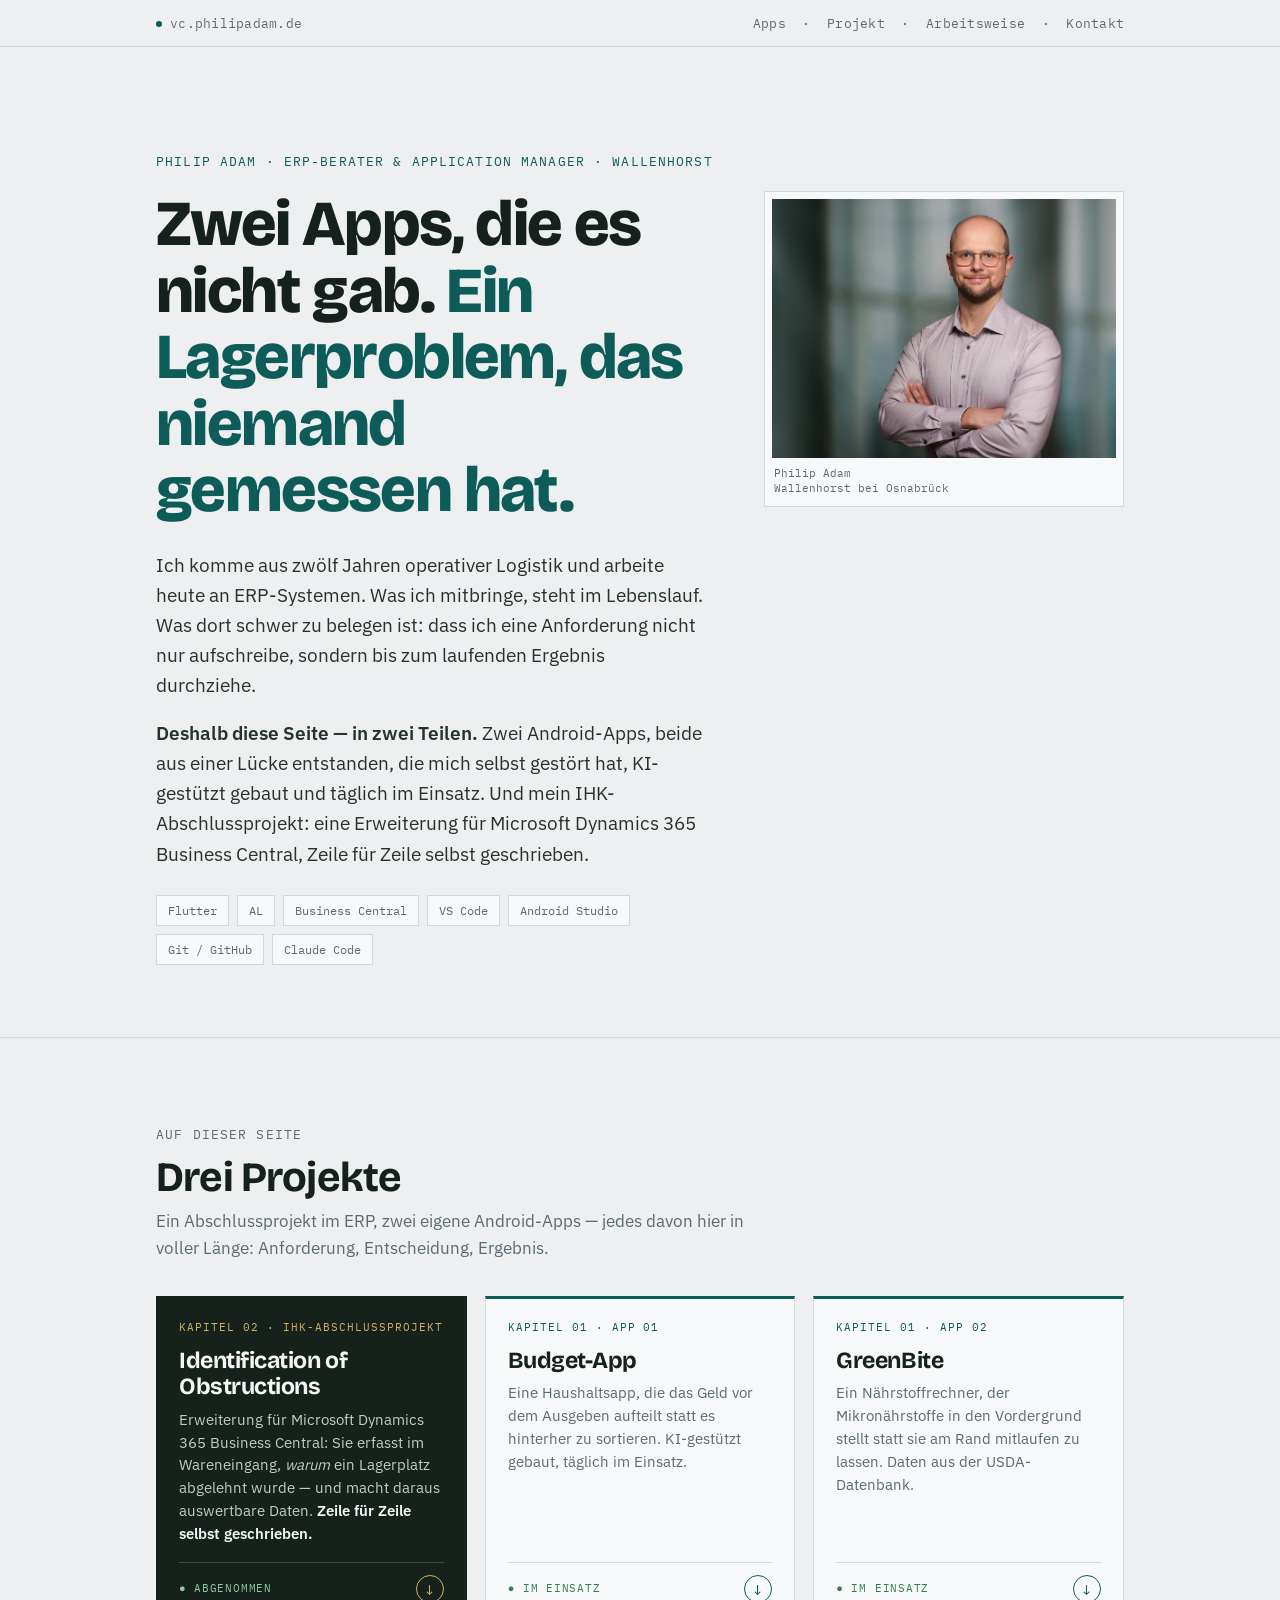
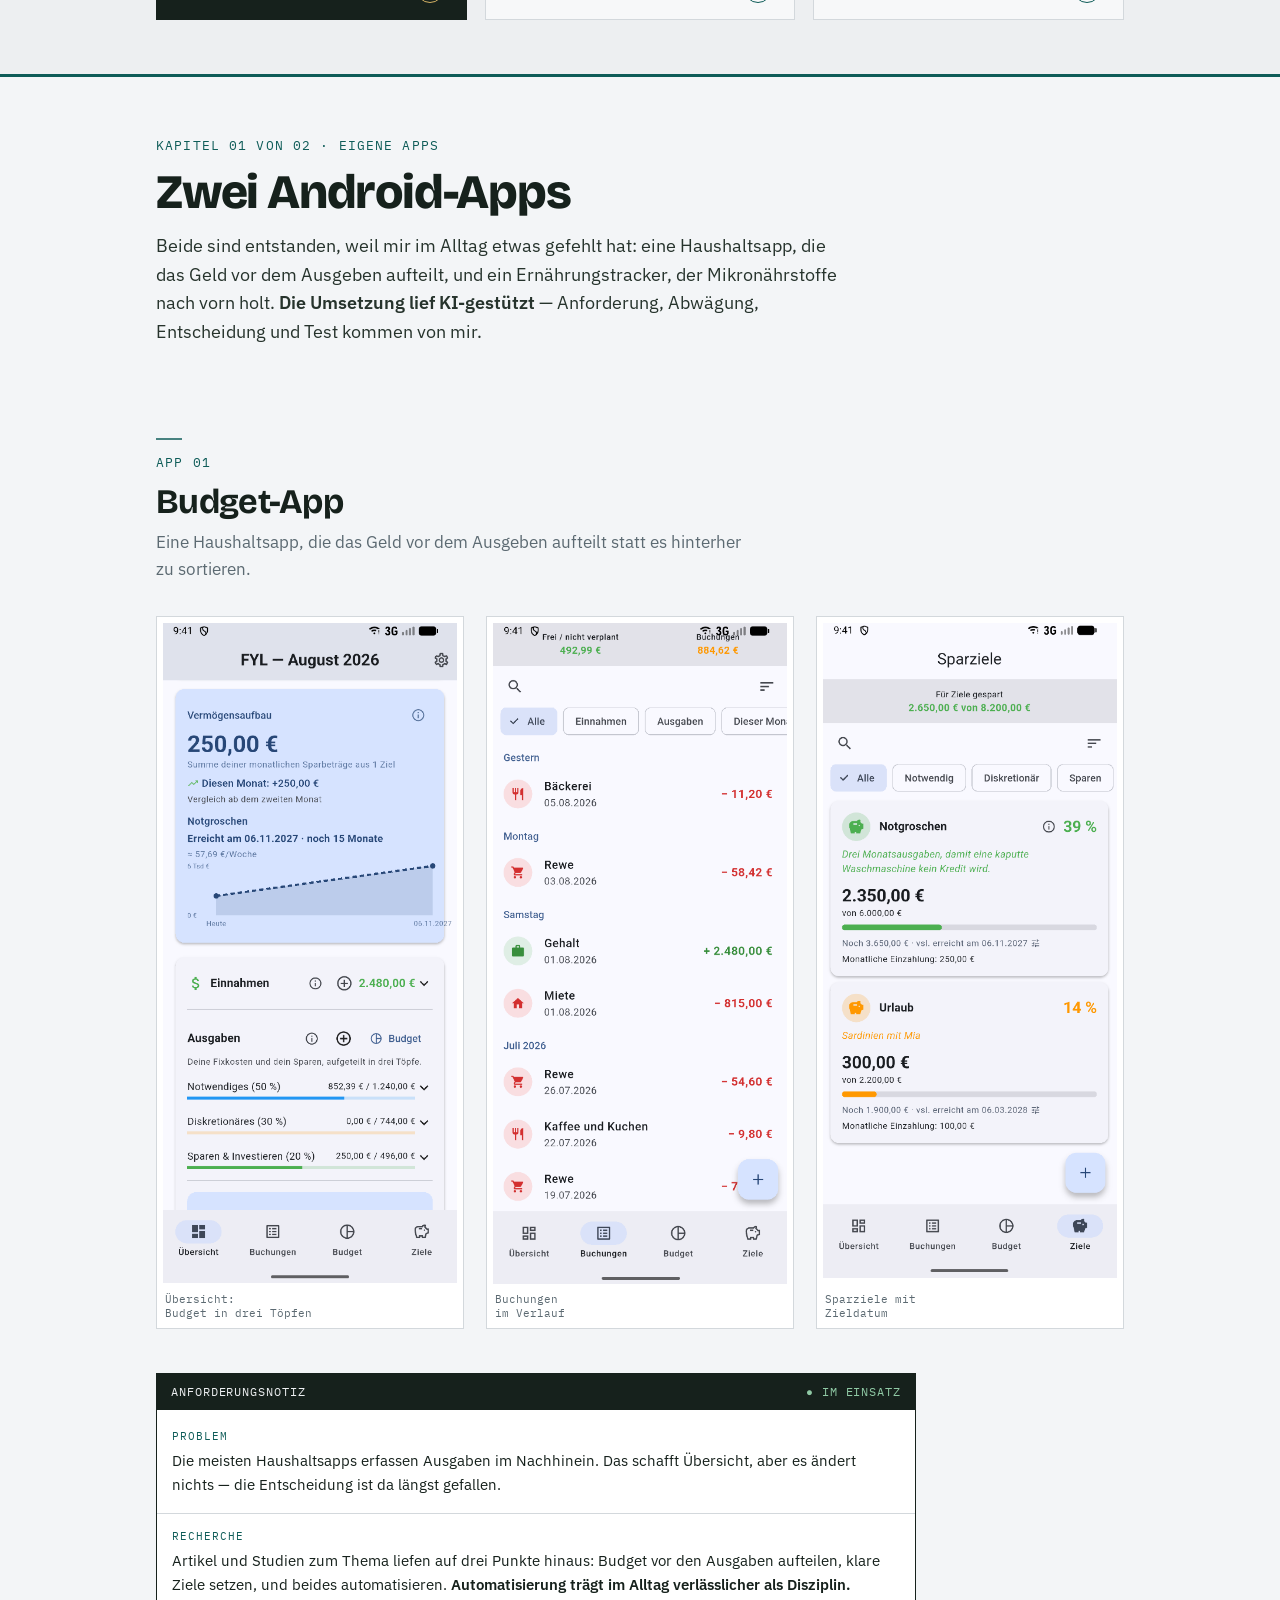
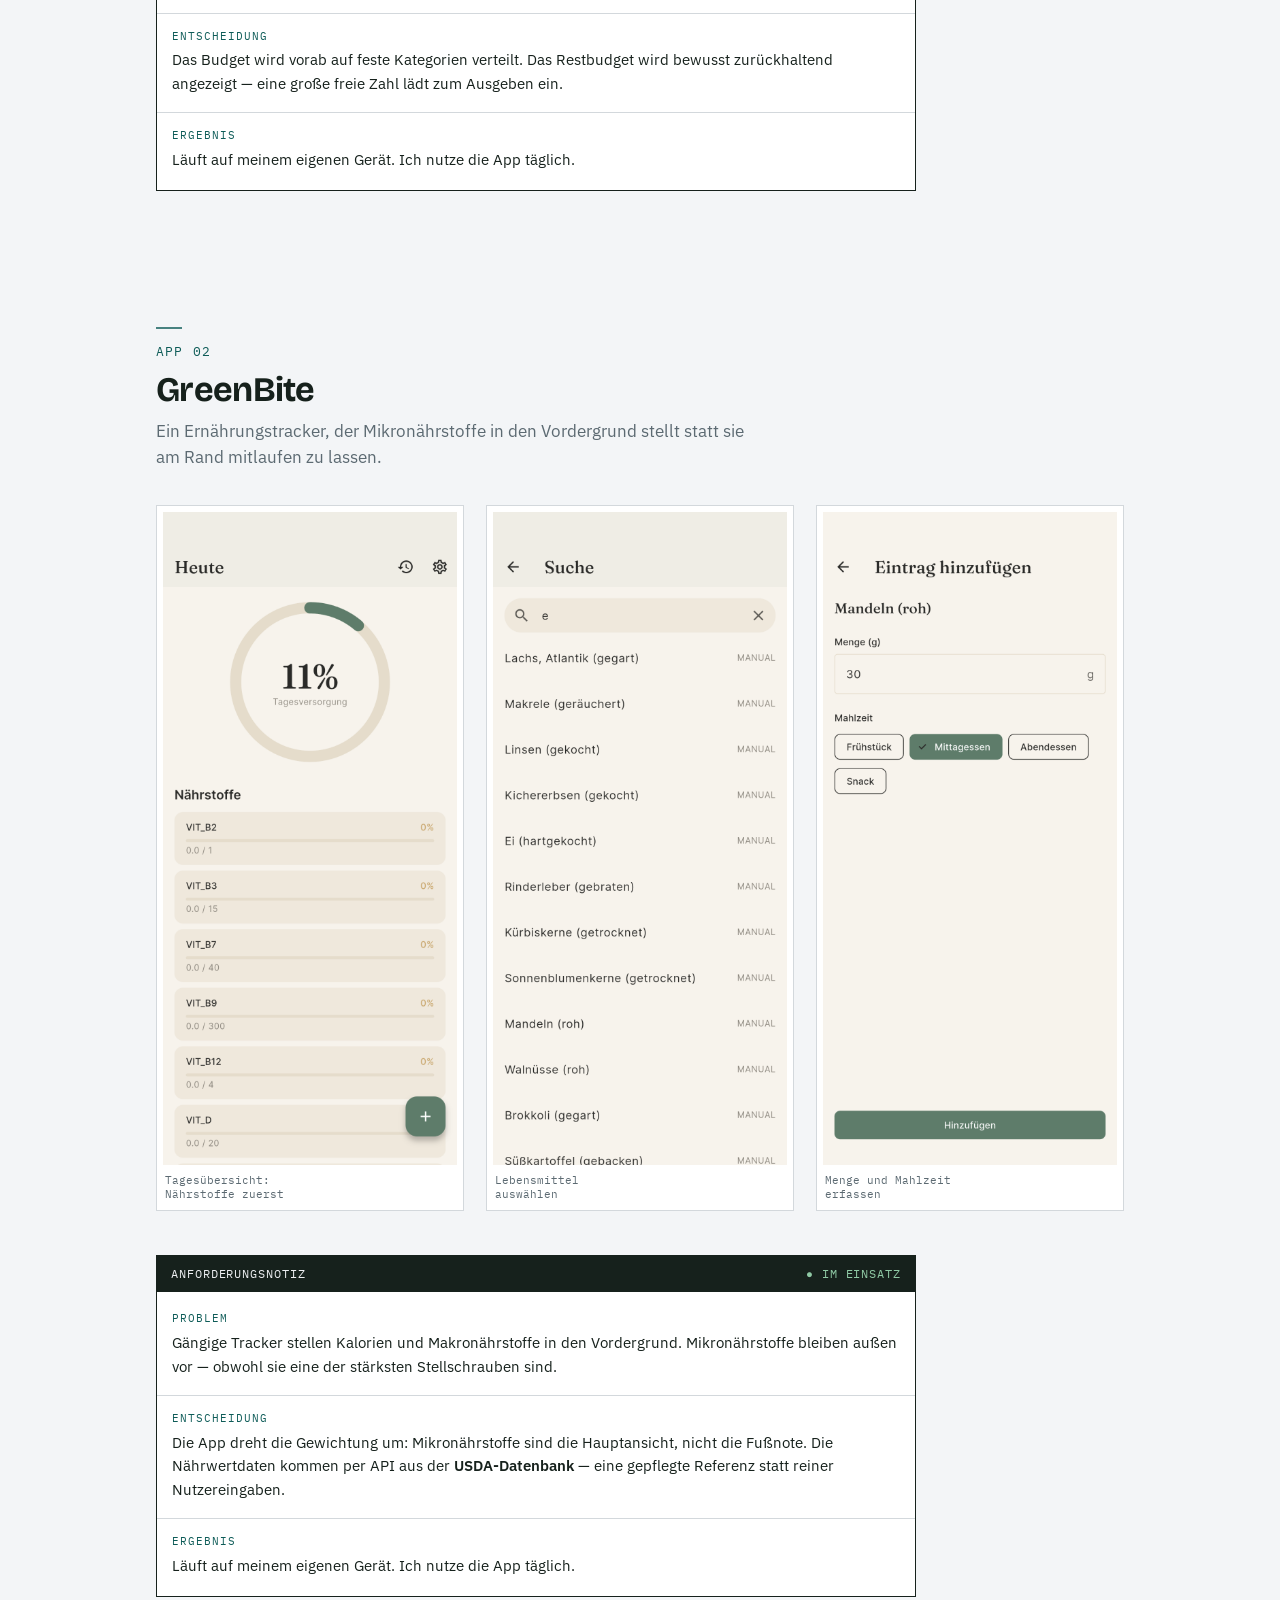
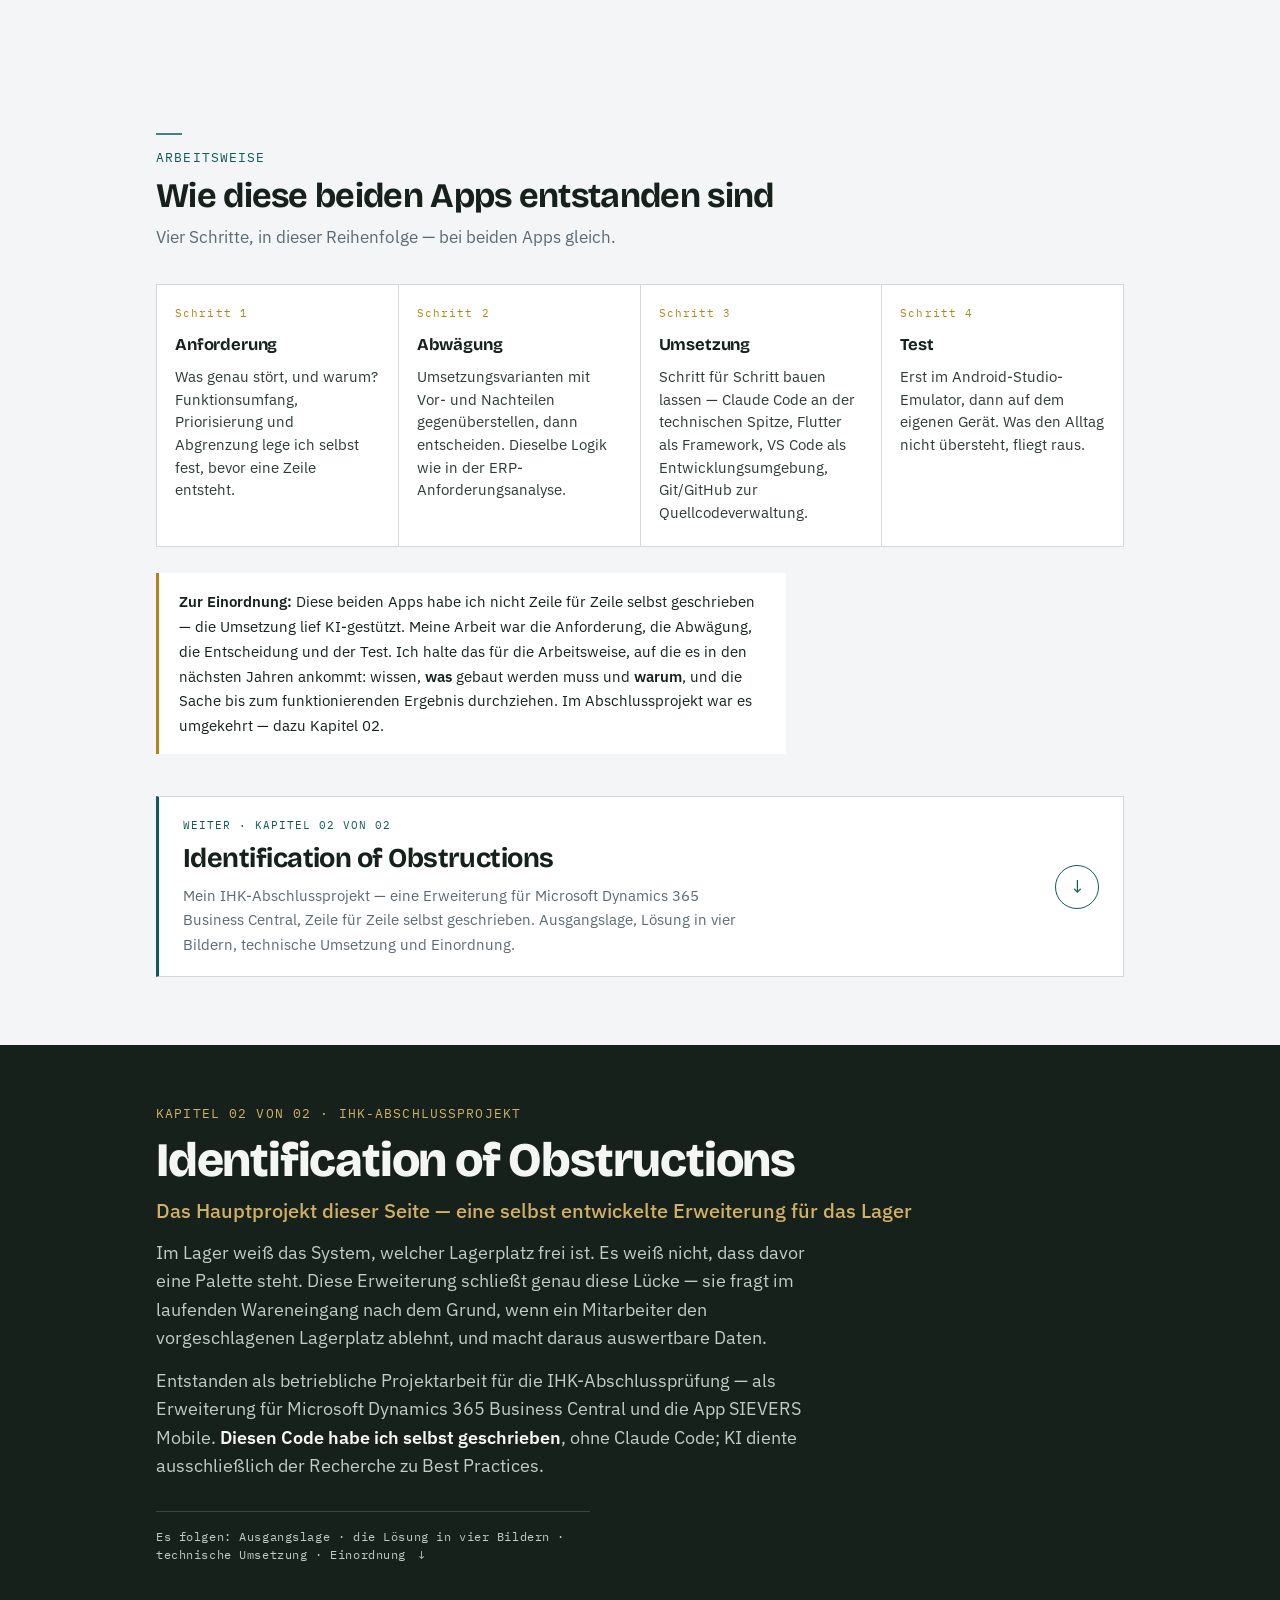
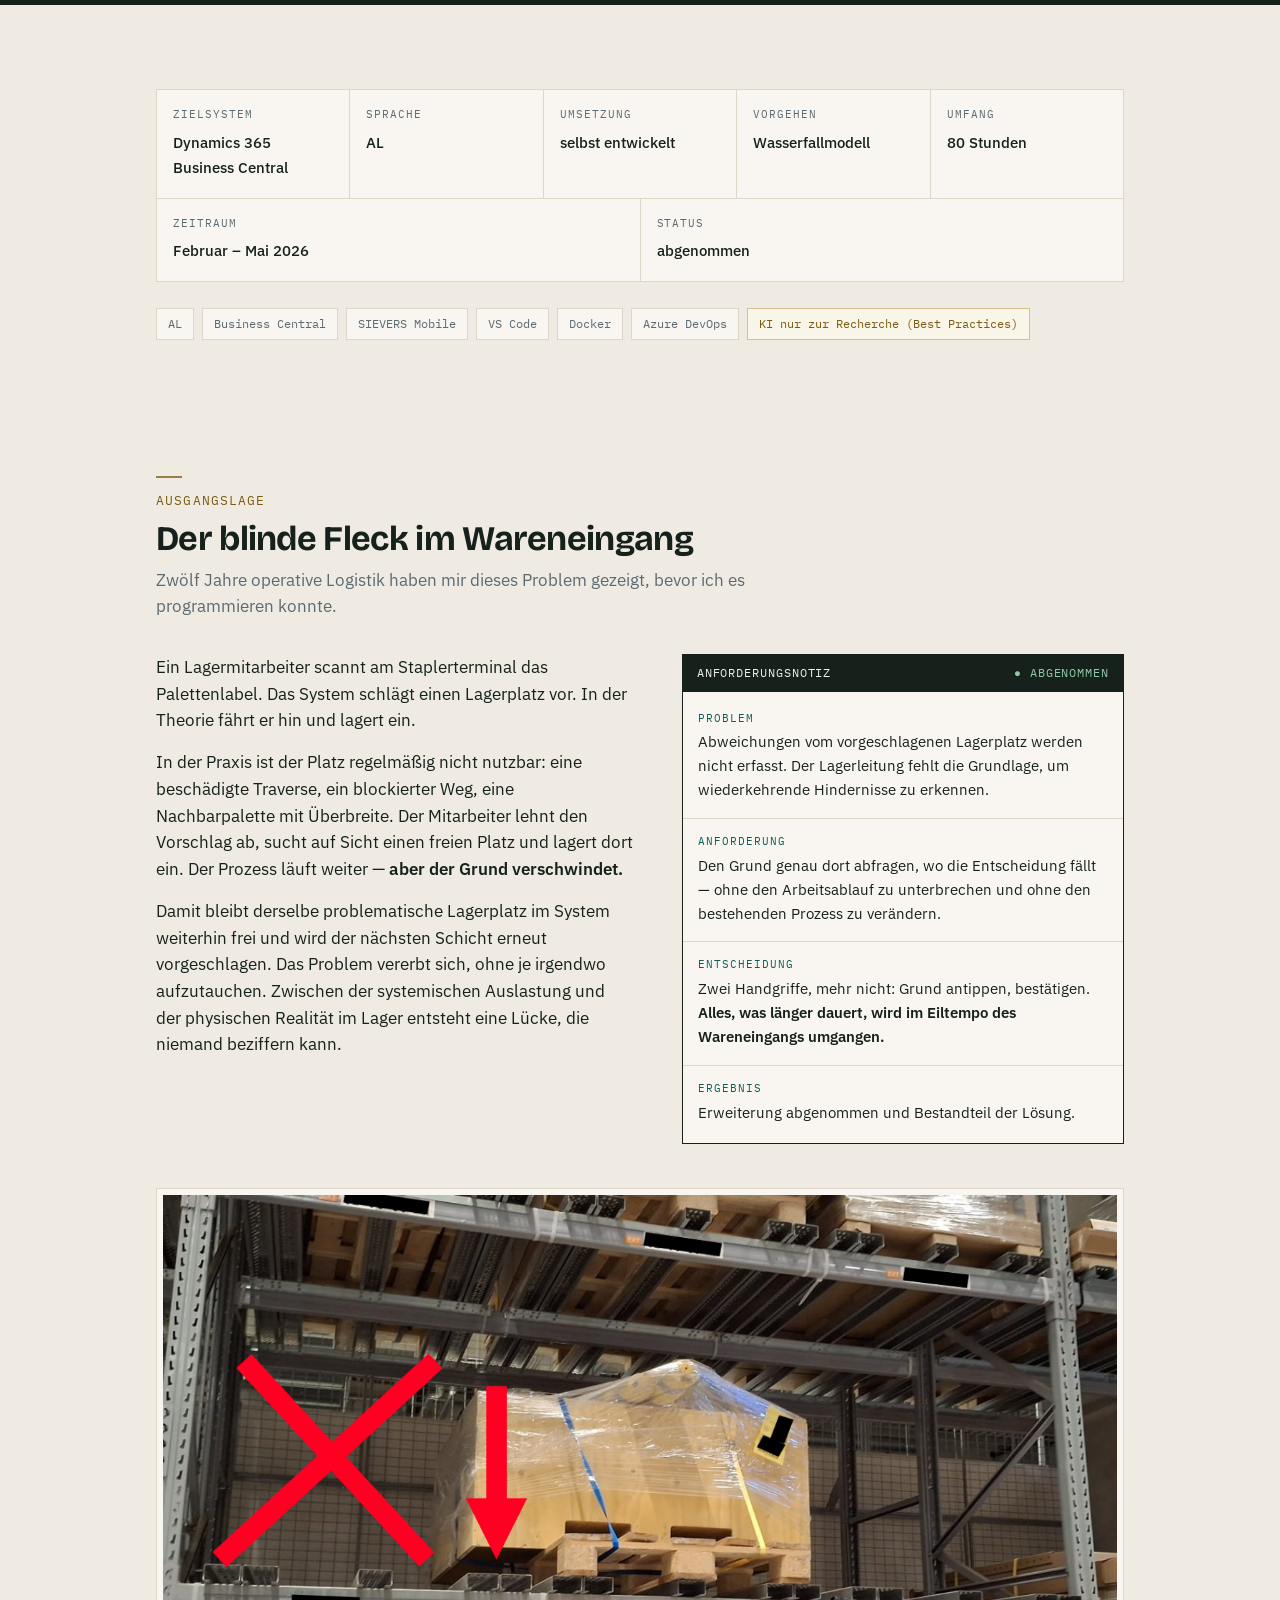
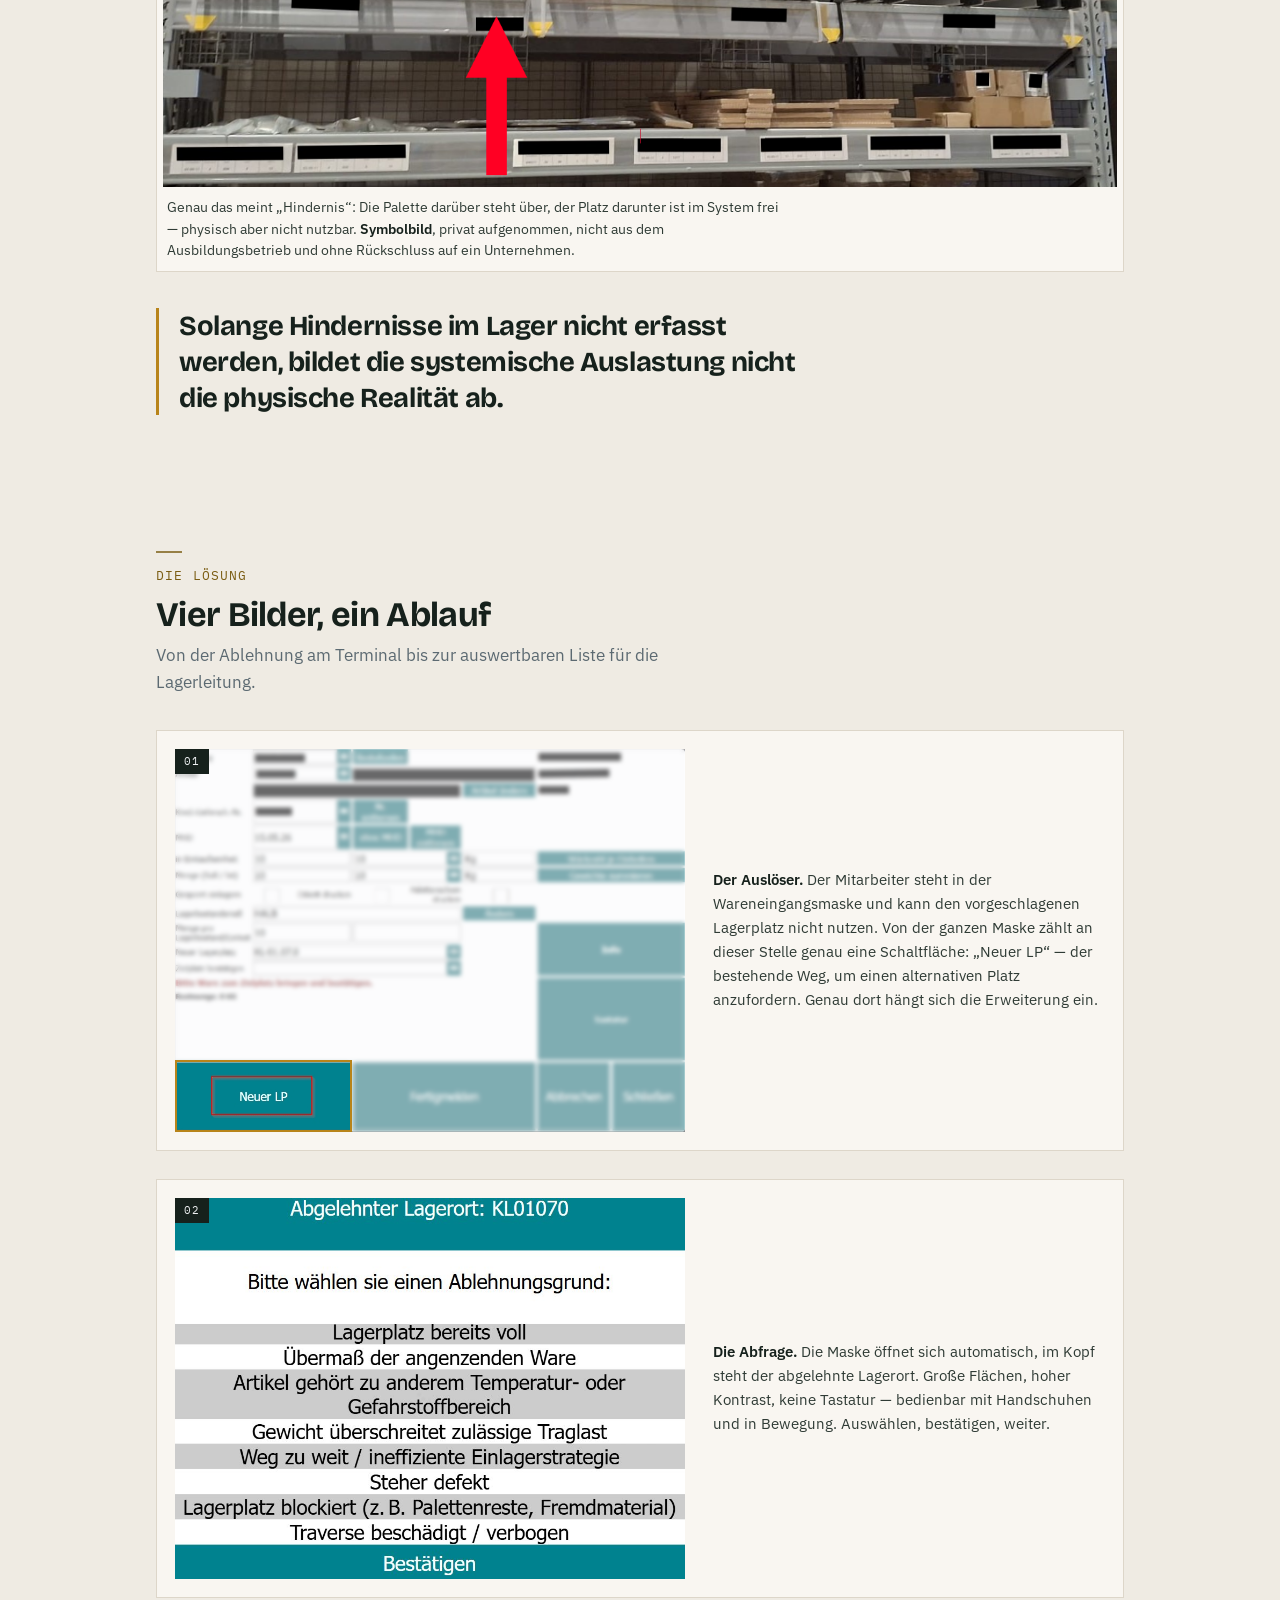
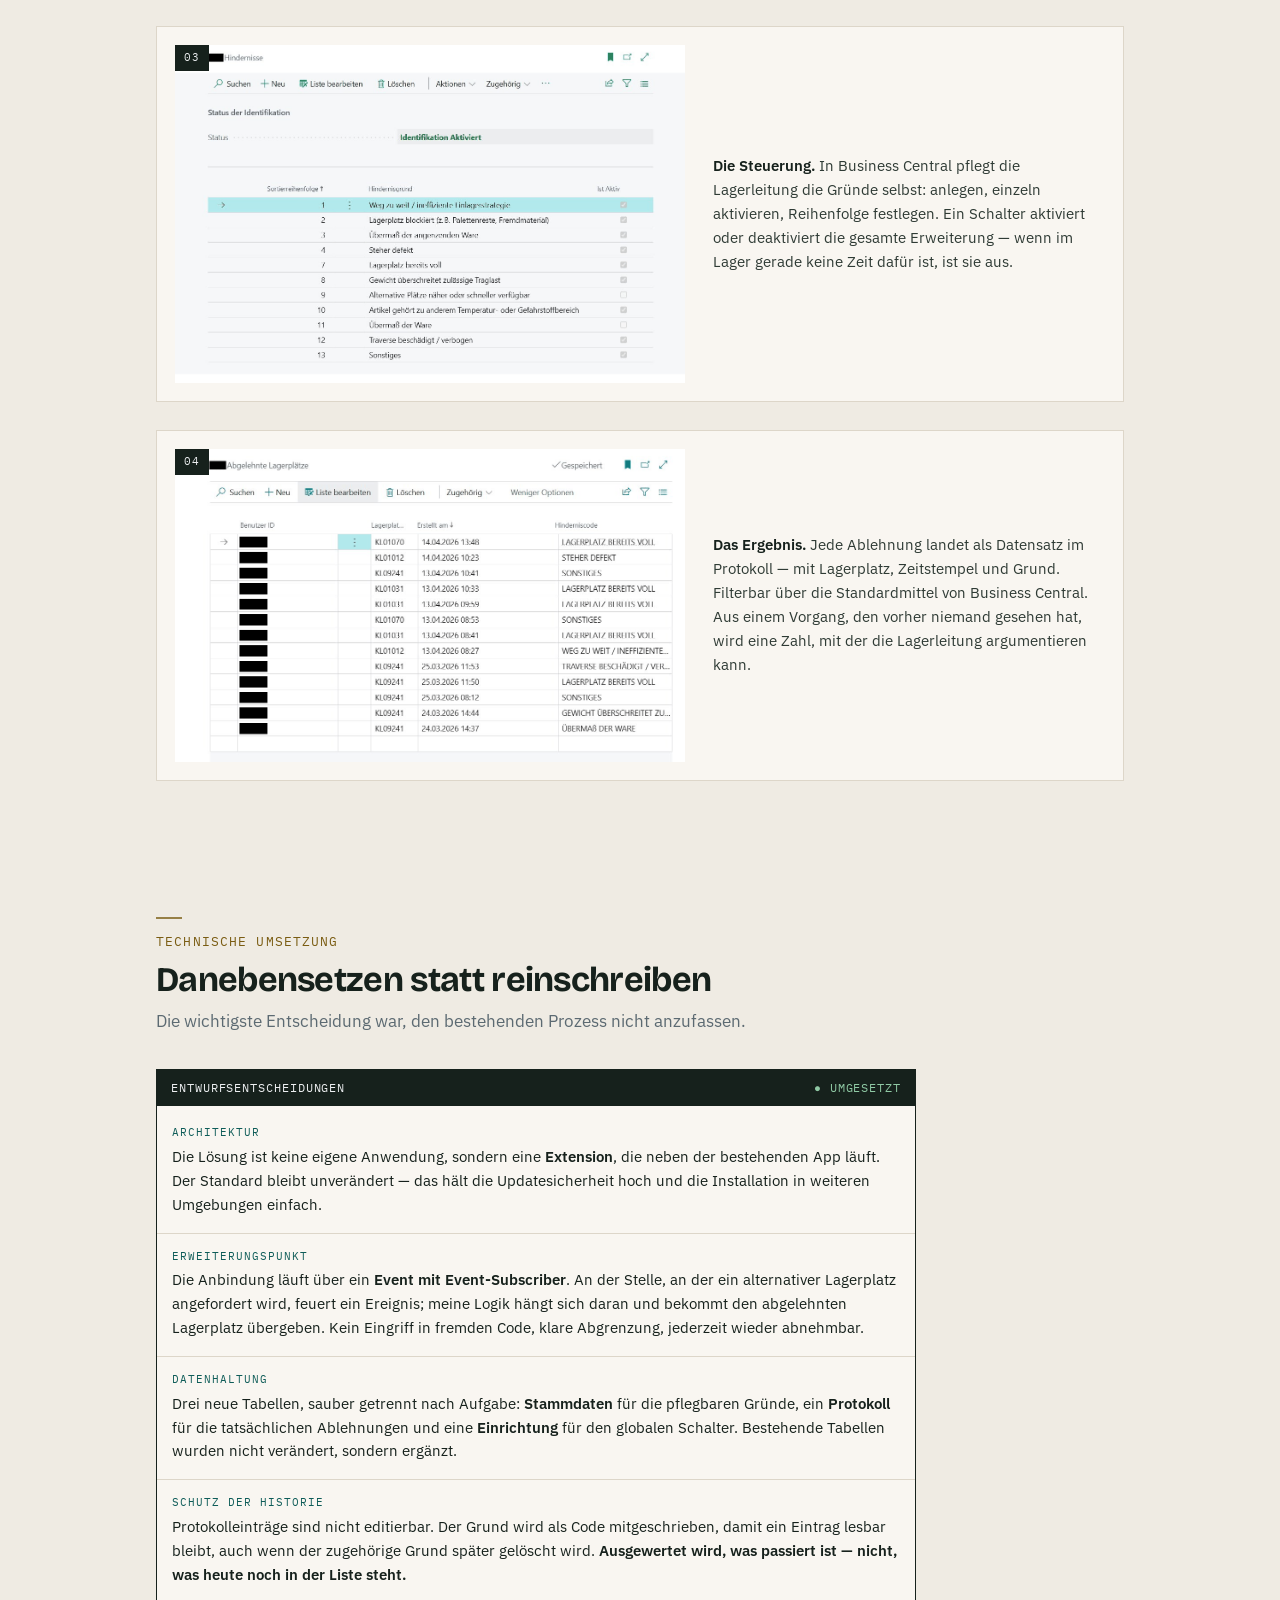
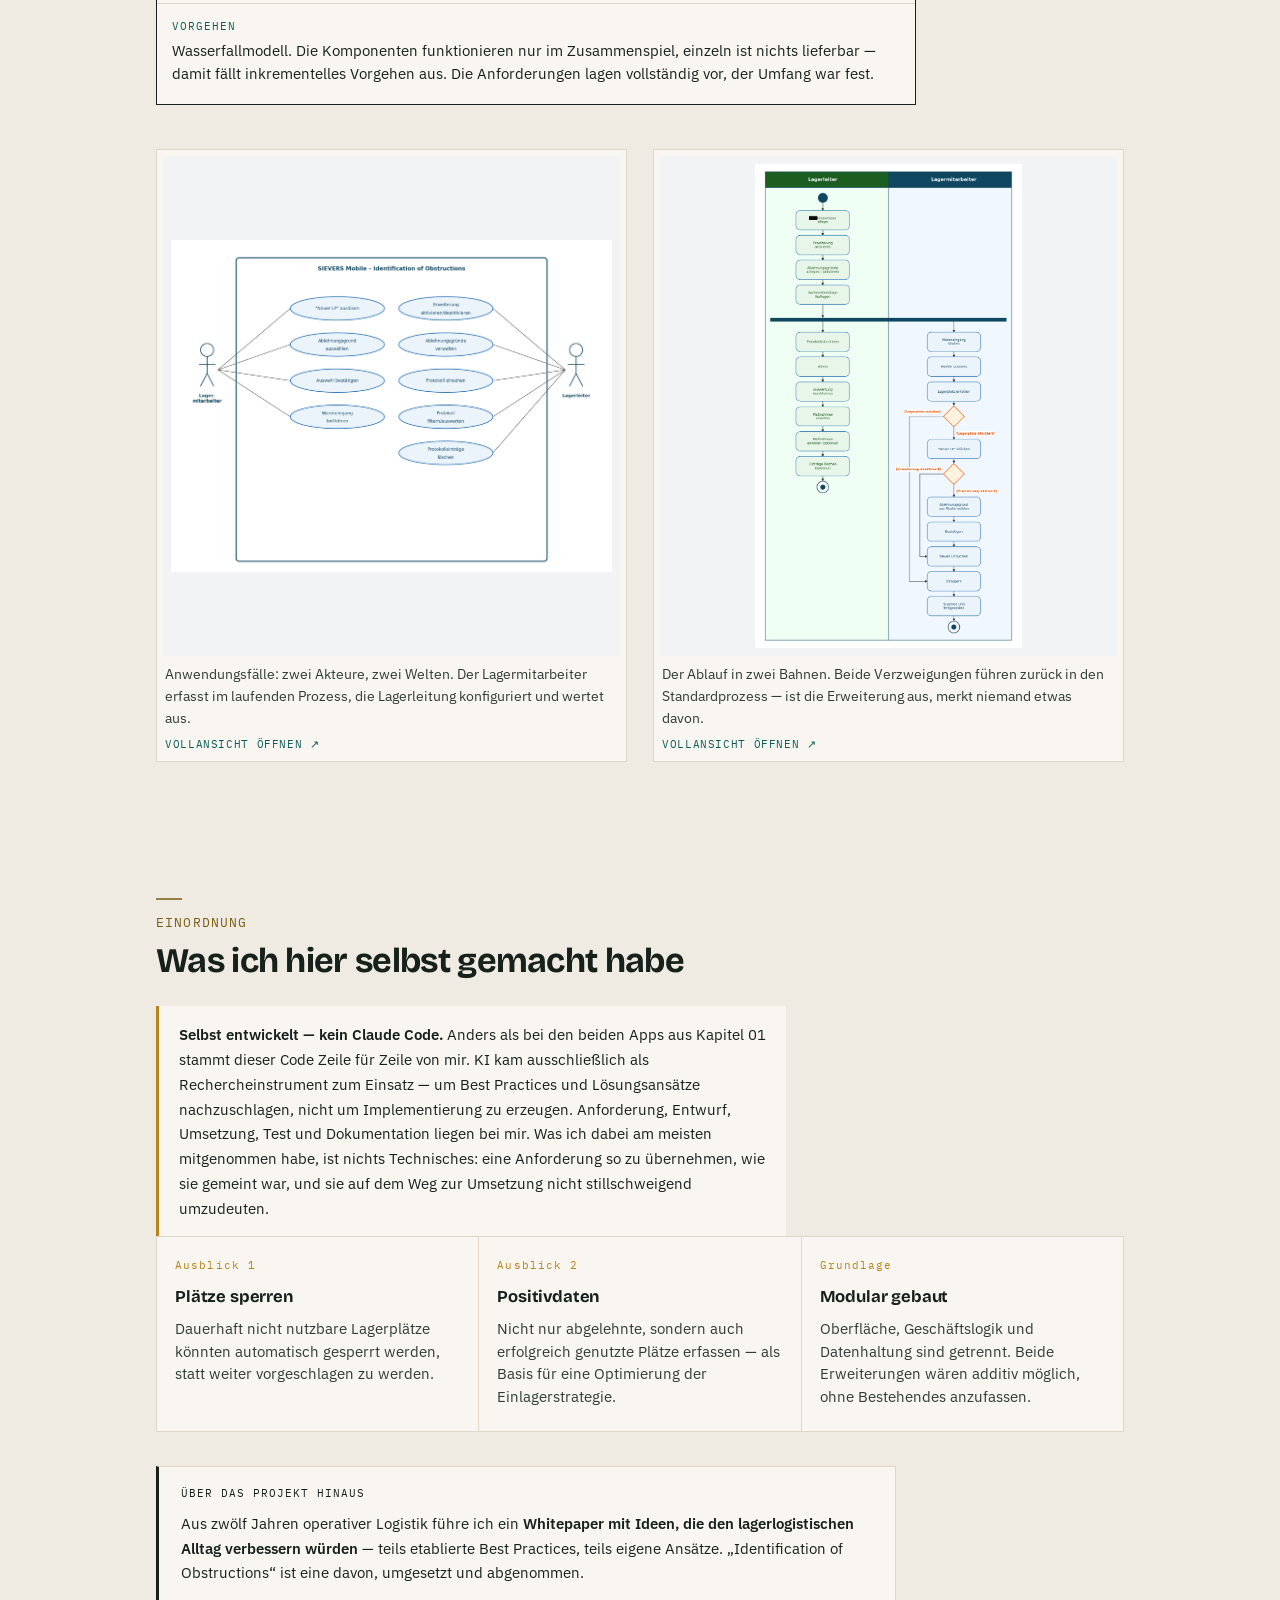
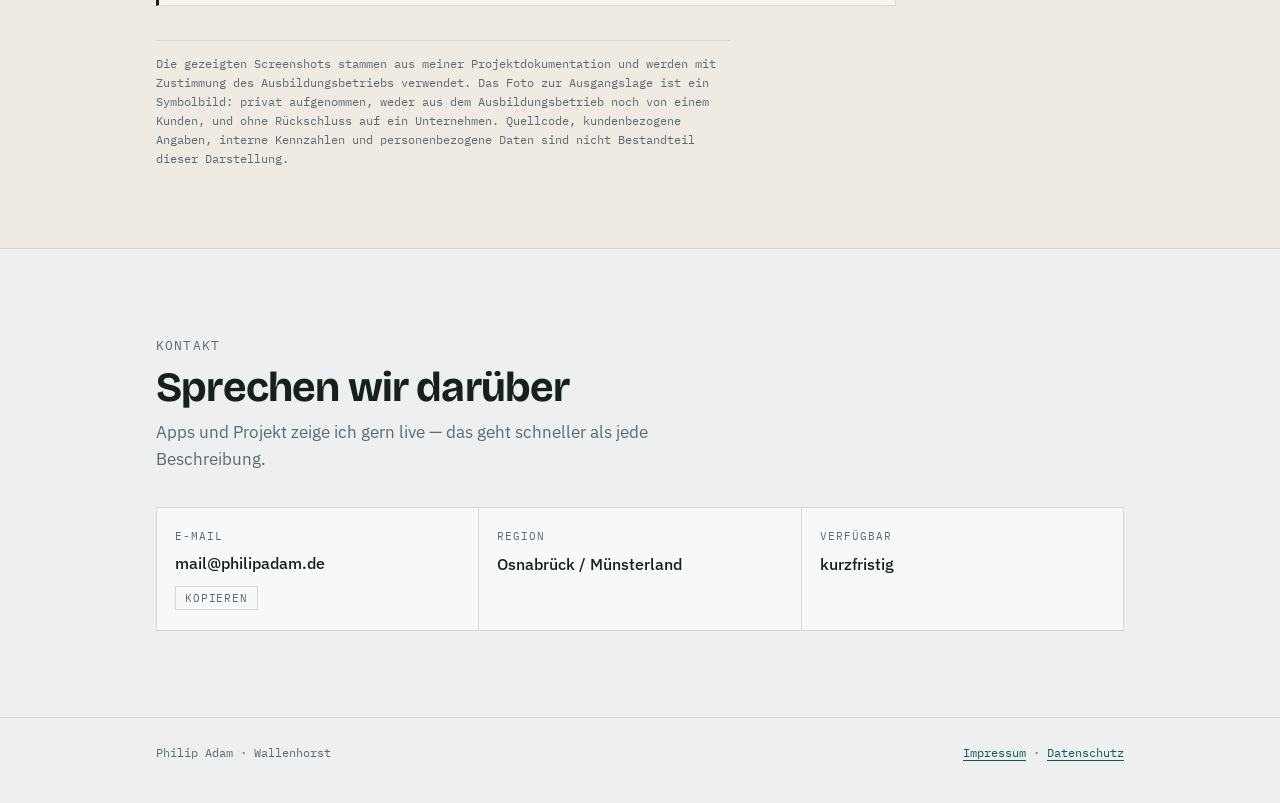
<file: index.html>
<!DOCTYPE html>
<html lang="de">
<head>
<meta charset="utf-8">
<meta name="viewport" content="width=device-width, initial-scale=1">
<title>Philip Adam — zwei Apps und ein Abschlussprojekt</title>
<meta name="description" content="ERP-Berater und Application Manager aus Wallenhorst. Zwei selbst gebaute Android-Apps und eine selbst entwickelte Business-Central-Erweiterung: von der Anforderung bis zum laufenden Ergebnis.">
<meta name="robots" content="index, follow">

<link rel="canonical" href="https://vc.philipadam.de/">

<meta property="og:type" content="website">
<meta property="og:url" content="https://vc.philipadam.de/">
<meta property="og:locale" content="de_DE">
<meta property="og:title" content="Philip Adam — zwei Apps und ein Abschlussprojekt">
<meta property="og:description" content="Von der Anforderung bis zum laufenden Ergebnis. Eine Budget-App, GreenBite und eine Business-Central-Erweiterung.">
<meta property="og:image" content="https://vc.philipadam.de/og-image.png">
<meta property="og:image:width" content="1200">
<meta property="og:image:height" content="630">
<meta property="og:image:alt" content="Philip Adam, ERP-Berater und Application Manager aus Wallenhorst — zwei Apps, die es nicht gab.">
<meta name="twitter:card" content="summary_large_image">

<link rel="preload" href="fonts/ibm-plex-sans-latin.woff2" as="font" type="font/woff2" crossorigin>
<link rel="preload" href="fonts/bricolage-grotesque-latin.woff2" as="font" type="font/woff2" crossorigin>

<link rel="stylesheet" href="style.css">
</head>
<body>

<nav class="bar">
  <div class="wrap">
    <span><span class="dot"></span>vc.philipadam.de</span>
    <span><a href="#apps">Apps</a> &nbsp;·&nbsp; <a href="#projekt">Projekt</a> <span class="opt">&nbsp;·&nbsp; <a href="#arbeitsweise">Arbeitsweise</a></span> &nbsp;·&nbsp; <a href="#kontakt">Kontakt</a></span>
  </div>
</nav>

<header class="hero">
  <div class="wrap">
    <p class="eyebrow">Philip Adam · ERP-Berater &amp; Application Manager · Wallenhorst</p>
    <div class="hero-grid">
      <div>
        <h1>Zwei Apps, die es nicht gab. <em>Ein Lagerproblem, das niemand gemessen hat.</em></h1>
        <p class="hero-lede">Ich komme aus zwölf Jahren operativer Logistik und arbeite heute an ERP-Systemen. Was ich mitbringe, steht im Lebenslauf. Was dort schwer zu belegen ist: dass ich eine Anforderung nicht nur aufschreibe, sondern bis zum laufenden Ergebnis durchziehe.</p>
        <p class="hero-lede"><strong>Deshalb diese Seite — in zwei Teilen.</strong> Zwei Android-Apps, beide aus einer Lücke entstanden, die mich selbst gestört hat, KI-gestützt gebaut und täglich im Einsatz. Und mein IHK-Abschlussprojekt: eine Erweiterung für Microsoft Dynamics 365 Business Central, Zeile für Zeile selbst geschrieben.</p>
        <div class="meta">
          <span>Flutter</span><span>AL</span><span>Business Central</span><span>VS Code</span><span>Android Studio</span><span>Git / GitHub</span><span>Claude Code</span>
        </div>
      </div>
      <figure class="portrait">
        <img src="Adam_Foto_komprimiert.jpg" alt="Porträtfoto von Philip Adam" width="761" height="572">
        <figcaption>Philip Adam<br>Wallenhorst bei Osnabrück</figcaption>
      </figure>
    </div>
  </div>
</header>

<!-- ================================================================
     Uebersicht: die drei Projekte auf einen Blick, damit vor dem Scrollen
     klar ist, was auf der Seite noch kommt.
     ================================================================ -->
<section class="sec overview" id="uebersicht">
  <div class="wrap">
    <p class="sec-label">Auf dieser Seite</p>
    <h2>Drei Projekte</h2>
    <p class="sub">Ein Abschlussprojekt im ERP, zwei eigene Android-Apps — jedes davon hier in voller Länge: Anforderung, Entscheidung, Ergebnis.</p>

    <div class="cards">
      <a class="card card--lead" href="#projekt">
        <span class="k">Kapitel 02 · IHK-Abschlussprojekt</span>
        <span class="t">Identification of Obstructions</span>
        <span class="d">Erweiterung für Microsoft Dynamics 365 Business Central: Sie erfasst im Wareneingang, <i>warum</i> ein Lagerplatz abgelehnt wurde — und macht daraus auswertbare Daten. <b>Zeile für Zeile selbst geschrieben.</b></span>
        <span class="go"><span class="st">● abgenommen</span><span class="arr" aria-hidden="true">↓</span></span>
      </a>

      <a class="card" href="#budget">
        <span class="k">Kapitel 01 · App 01</span>
        <span class="t">Budget-App</span>
        <span class="d">Eine Haushaltsapp, die das Geld vor dem Ausgeben aufteilt statt es hinterher zu sortieren. KI-gestützt gebaut, täglich im Einsatz.</span>
        <span class="go"><span class="st">● im Einsatz</span><span class="arr" aria-hidden="true">↓</span></span>
      </a>

      <a class="card" href="#greenbite">
        <span class="k">Kapitel 01 · App 02</span>
        <span class="t">GreenBite</span>
        <span class="d">Ein Nährstoffrechner, der Mikronährstoffe in den Vordergrund stellt statt sie am Rand mitlaufen zu lassen. Daten aus der USDA-Datenbank.</span>
        <span class="go"><span class="st">● im Einsatz</span><span class="arr" aria-hidden="true">↓</span></span>
      </a>
    </div>
  </div>
</section>

<!-- ================================================================
     KAPITEL 01 — die beiden Android-Apps
     ================================================================ -->
<div class="chapter chapter--apps" id="apps">

  <header class="chapter-head">
    <div class="wrap">
      <span class="ch-n">Kapitel 01 von 02 · Eigene Apps</span>
      <h2>Zwei Android-Apps</h2>
      <p>Beide sind entstanden, weil mir im Alltag etwas gefehlt hat: eine Haushaltsapp, die das Geld vor dem Ausgeben aufteilt, und ein Ernährungstracker, der Mikronährstoffe nach vorn holt. <b>Die Umsetzung lief KI-gestützt</b> — Anforderung, Abwägung, Entscheidung und Test kommen von mir.</p>
    </div>
  </header>

  <!-- ---- Budget-App ---- -->
  <section class="sec" id="budget">
    <div class="wrap">
      <p class="sec-label">App 01</p>
      <h3 class="blk-h">Budget-App</h3>
      <p class="sub">Eine Haushaltsapp, die das Geld vor dem Ausgeben aufteilt statt es hinterher zu sortieren.</p>

      <div class="app">
        <div class="shots three">
          <figure class="shot">
            <img src="finanzapppics/1dashboard_status.png" alt="Budget-App Übersicht mit Vermögensaufbau und den drei Budget-Töpfen" width="499" height="1119" loading="lazy" decoding="async">
            <figcaption>Übersicht:<br>Budget in drei Töpfen</figcaption>
          </figure>
          <figure class="shot">
            <img src="finanzapppics/2buchungen.png" alt="Budget-App Buchungsliste mit Einnahmen und Ausgaben nach Datum" width="498" height="1118" loading="lazy" decoding="async">
            <figcaption>Buchungen<br>im Verlauf</figcaption>
          </figure>
          <figure class="shot">
            <img src="finanzapppics/3sparziele.png" alt="Budget-App Sparziele mit Fortschritt und voraussichtlichem Zieldatum" width="503" height="1120" loading="lazy" decoding="async">
            <figcaption>Sparziele mit<br>Zieldatum</figcaption>
          </figure>
        </div>

        <div class="spec">
          <div class="spec-head"><span>Anforderungsnotiz</span><span class="st">● im Einsatz</span></div>
          <dl>
            <dt>Problem</dt>
            <dd>Die meisten Haushaltsapps erfassen Ausgaben im Nachhinein. Das schafft Übersicht, aber es ändert nichts — die Entscheidung ist da längst gefallen.</dd>

            <dt>Recherche</dt>
            <dd>Artikel und Studien zum Thema liefen auf drei Punkte hinaus: Budget vor den Ausgaben aufteilen, klare Ziele setzen, und beides automatisieren. <b>Automatisierung trägt im Alltag verlässlicher als Disziplin.</b></dd>

            <dt>Entscheidung</dt>
            <dd>Das Budget wird vorab auf feste Kategorien verteilt. Das Restbudget wird bewusst zurückhaltend angezeigt — eine große freie Zahl lädt zum Ausgeben ein.</dd>

            <dt>Ergebnis</dt>
            <dd>Läuft auf meinem eigenen Gerät. Ich nutze die App täglich.</dd>
          </dl>
        </div>
      </div>
    </div>
  </section>

  <!-- ---- GreenBite ---- -->
  <section class="sec" id="greenbite">
    <div class="wrap">
      <p class="sec-label">App 02</p>
      <h3 class="blk-h">GreenBite</h3>
      <p class="sub">Ein Ernährungstracker, der Mikronährstoffe in den Vordergrund stellt statt sie am Rand mitlaufen zu lassen.</p>

      <div class="app">
        <div class="shots three">
          <figure class="shot">
            <img src="greenbitepics/1homescreencircle.png" alt="GreenBite Tagesübersicht mit Ring für die Tagesversorgung und Liste der Mikronährstoffe" width="864" height="1920" loading="lazy" decoding="async">
            <figcaption>Tagesübersicht:<br>Nährstoffe zuerst</figcaption>
          </figure>
          <figure class="shot">
            <img src="greenbitepics/2lebensmittelaussuchen.png" alt="GreenBite Suche nach Lebensmitteln in der Nährwertdatenbank" width="864" height="1920" loading="lazy" decoding="async">
            <figcaption>Lebensmittel<br>auswählen</figcaption>
          </figure>
          <figure class="shot">
            <img src="greenbitepics/3hinzufuegen.png" alt="GreenBite Eintrag hinzufügen mit Menge in Gramm und Auswahl der Mahlzeit" width="864" height="1920" loading="lazy" decoding="async">
            <figcaption>Menge und Mahlzeit<br>erfassen</figcaption>
          </figure>
        </div>

        <div class="spec">
          <div class="spec-head"><span>Anforderungsnotiz</span><span class="st">● im Einsatz</span></div>
          <dl>
            <dt>Problem</dt>
            <dd>Gängige Tracker stellen Kalorien und Makronährstoffe in den Vordergrund. Mikronährstoffe bleiben außen vor — obwohl sie eine der stärksten Stellschrauben sind.</dd>

            <dt>Entscheidung</dt>
            <dd>Die App dreht die Gewichtung um: Mikronährstoffe sind die Hauptansicht, nicht die Fußnote. Die Nährwertdaten kommen per API aus der <b>USDA-Datenbank</b> — eine gepflegte Referenz statt reiner Nutzereingaben.</dd>

            <dt>Ergebnis</dt>
            <dd>Läuft auf meinem eigenen Gerät. Ich nutze die App täglich.</dd>
          </dl>
        </div>
      </div>
    </div>
  </section>

  <!-- ---- Arbeitsweise der beiden Apps ---- -->
  <section class="sec" id="arbeitsweise">
    <div class="wrap">
      <p class="sec-label">Arbeitsweise</p>
      <h3 class="blk-h">Wie diese beiden Apps entstanden sind</h3>
      <p class="sub">Vier Schritte, in dieser Reihenfolge — bei beiden Apps gleich.</p>

      <div class="flow">
        <div class="step">
          <span class="n">Schritt 1</span>
          <h4>Anforderung</h4>
          <p>Was genau stört, und warum? Funktionsumfang, Priorisierung und Abgrenzung lege ich selbst fest, bevor eine Zeile entsteht.</p>
        </div>
        <div class="step">
          <span class="n">Schritt 2</span>
          <h4>Abwägung</h4>
          <p>Umsetzungsvarianten mit Vor- und Nachteilen gegenüberstellen, dann entscheiden. Dieselbe Logik wie in der ERP-Anforderungsanalyse.</p>
        </div>
        <div class="step">
          <span class="n">Schritt 3</span>
          <h4>Umsetzung</h4>
          <p>Schritt für Schritt bauen lassen — Claude Code an der technischen Spitze, Flutter als Framework, VS Code als Entwicklungsumgebung, Git/GitHub zur Quellcodeverwaltung.</p>
        </div>
        <div class="step">
          <span class="n">Schritt 4</span>
          <h4>Test</h4>
          <p>Erst im Android-Studio-Emulator, dann auf dem eigenen Gerät. Was den Alltag nicht übersteht, fliegt raus.</p>
        </div>
      </div>

      <div class="honest">
        <b>Zur Einordnung:</b> Diese beiden Apps habe ich nicht Zeile für Zeile selbst geschrieben — die Umsetzung lief KI-gestützt. Meine Arbeit war die Anforderung, die Abwägung, die Entscheidung und der Test. Ich halte das für die Arbeitsweise, auf die es in den nächsten Jahren ankommt: wissen, <b>was</b> gebaut werden muss und <b>warum</b>, und die Sache bis zum funktionierenden Ergebnis durchziehen. Im Abschlussprojekt war es umgekehrt — dazu Kapitel 02.
      </div>

      <!-- Uebergang: hier endet die Seite nicht, hier faengt das Hauptprojekt an -->
      <a class="chapter-next" href="#projekt">
        <span class="col">
          <span class="k">Weiter · Kapitel 02 von 02</span>
          <span class="t">Identification of Obstructions</span>
          <span class="d">Mein IHK-Abschlussprojekt — eine Erweiterung für Microsoft Dynamics 365 Business Central, Zeile für Zeile selbst geschrieben. Ausgangslage, Lösung in vier Bildern, technische Umsetzung und Einordnung.</span>
        </span>
        <span class="arr" aria-hidden="true">↓</span>
      </a>
    </div>
  </section>

</div>

<!-- ================================================================
     KAPITEL 02 — Abschlussprojekt Identification of Obstructions
     ================================================================ -->
<div class="chapter chapter--ioo" id="projekt">

  <header class="chapter-head is-dark">
    <div class="wrap">
      <span class="ch-n">Kapitel 02 von 02 · IHK-Abschlussprojekt</span>
      <h2>Identification of Obstructions<span class="h2-sub">Das Hauptprojekt dieser Seite — eine selbst entwickelte Erweiterung für das Lager</span></h2>
      <p>Im Lager weiß das System, welcher Lagerplatz frei ist. Es weiß nicht, dass davor eine Palette steht. Diese Erweiterung schließt genau diese Lücke — sie fragt im laufenden Wareneingang nach dem Grund, wenn ein Mitarbeiter den vorgeschlagenen Lagerplatz ablehnt, und macht daraus auswertbare Daten.</p>
      <p>Entstanden als betriebliche Projektarbeit für die IHK-Abschlussprüfung — als Erweiterung für Microsoft Dynamics 365 Business Central und die App SIEVERS Mobile. <b>Diesen Code habe ich selbst geschrieben</b>, ohne Claude Code; KI diente ausschließlich der Recherche zu Best Practices.</p>

      <p class="ch-more">Es folgen: Ausgangslage · die Lösung in vier Bildern · technische Umsetzung · Einordnung <span class="arr" aria-hidden="true">↓</span></p>
    </div>
  </header>

  <!-- ---- Eckdaten ---- -->
  <section class="sec">
    <div class="wrap">
      <div class="facts">
        <div class="fact"><span class="k">Zielsystem</span><span class="v">Dynamics 365 Business&nbsp;Central</span></div>
        <div class="fact"><span class="k">Sprache</span><span class="v">AL</span></div>
        <div class="fact"><span class="k">Umsetzung</span><span class="v">selbst entwickelt</span></div>
        <div class="fact"><span class="k">Vorgehen</span><span class="v">Wasserfallmodell</span></div>
        <div class="fact"><span class="k">Umfang</span><span class="v">80 Stunden</span></div>
        <div class="fact"><span class="k">Zeitraum</span><span class="v">Februar – Mai 2026</span></div>
        <div class="fact"><span class="k">Status</span><span class="v">abgenommen</span></div>
      </div>

      <div class="meta">
        <span>AL</span><span>Business Central</span><span>SIEVERS Mobile</span><span>VS Code</span><span>Docker</span><span>Azure DevOps</span><span class="ki">KI nur zur Recherche (Best Practices)</span>
      </div>
    </div>
  </section>

  <!-- ---- Ausgangslage ---- -->
  <section class="sec" id="ausgangslage">
    <div class="wrap">
      <p class="sec-label">Ausgangslage</p>
      <h3 class="blk-h">Der blinde Fleck im Wareneingang</h3>
      <p class="sub">Zwölf Jahre operative Logistik haben mir dieses Problem gezeigt, bevor ich es programmieren konnte.</p>

      <div class="duo">
        <div>
          <p>Ein Lagermitarbeiter scannt am Staplerterminal das Palettenlabel. Das System schlägt einen Lagerplatz vor. In der Theorie fährt er hin und lagert ein.</p>
          <p>In der Praxis ist der Platz regelmäßig nicht nutzbar: eine beschädigte Traverse, ein blockierter Weg, eine Nachbarpalette mit Überbreite. Der Mitarbeiter lehnt den Vorschlag ab, sucht auf Sicht einen freien Platz und lagert dort ein. Der Prozess läuft weiter — <b>aber der Grund verschwindet.</b></p>
          <p>Damit bleibt derselbe problematische Lagerplatz im System weiterhin frei und wird der nächsten Schicht erneut vorgeschlagen. Das Problem vererbt sich, ohne je irgendwo aufzutauchen. Zwischen der systemischen Auslastung und der physischen Realität im Lager entsteht eine Lücke, die niemand beziffern kann.</p>
        </div>
        <div class="spec">
          <div class="spec-head"><span>Anforderungsnotiz</span><span class="st">● abgenommen</span></div>
          <dl>
            <dt>Problem</dt>
            <dd>Abweichungen vom vorgeschlagenen Lagerplatz werden nicht erfasst. Der Lagerleitung fehlt die Grundlage, um wiederkehrende Hindernisse zu erkennen.</dd>

            <dt>Anforderung</dt>
            <dd>Den Grund genau dort abfragen, wo die Entscheidung fällt — ohne den Arbeitsablauf zu unterbrechen und ohne den bestehenden Prozess zu verändern.</dd>

            <dt>Entscheidung</dt>
            <dd>Zwei Handgriffe, mehr nicht: Grund antippen, bestätigen. <b>Alles, was länger dauert, wird im Eiltempo des Wareneingangs umgangen.</b></dd>

            <dt>Ergebnis</dt>
            <dd>Erweiterung abgenommen und Bestandteil der Lösung.</dd>
          </dl>
        </div>
      </div>

      <figure class="shot photo">
        <img src="ioopics/dasProblem.png" alt="Palettenregal im Lager: eine überstehende Palette ragt in den benachbarten Stellplatz, der darunterliegende Platz ist dadurch nicht mehr anfahrbar" width="1335" height="829" loading="lazy" decoding="async">
        <figcaption>Genau das meint „Hindernis“: Die Palette darüber steht über, der Platz darunter ist im System frei — physisch aber nicht nutzbar. <b>Symbolbild</b>, privat aufgenommen, nicht aus dem Ausbildungsbetrieb und ohne Rückschluss auf ein Unternehmen.</figcaption>
      </figure>

      <p class="statement">Solange Hindernisse im Lager nicht erfasst werden, bildet die systemische Auslastung nicht die physische Realität ab.</p>
    </div>
  </section>

  <!-- ---- Lösung ---- -->
  <section class="sec" id="loesung">
    <div class="wrap">
      <p class="sec-label">Die Lösung</p>
      <h3 class="blk-h">Vier Bilder, ein Ablauf</h3>
      <p class="sub">Von der Ablehnung am Terminal bis zur auswertbaren Liste für die Lagerleitung.</p>

      <div class="steps-visual">

        <figure class="shot wide">
          <span class="num">01</span>
          <div class="spot">
            <img src="ioopics/2wareneingang.png" alt="Wareneingangsmaske am Staplerterminal: alle Felder sind unscharf abgeblendet, klar bleibt allein die Schaltfläche „Neuer LP“ unten links" width="958" height="720" loading="lazy" decoding="async">
            <span class="veil" aria-hidden="true"></span>
            <span class="spot-ring" aria-hidden="true"></span>
          </div>
          <figcaption><b>Der Auslöser.</b> Der Mitarbeiter steht in der Wareneingangsmaske und kann den vorgeschlagenen Lagerplatz nicht nutzen. Von der ganzen Maske zählt an dieser Stelle genau eine Schaltfläche: „Neuer LP“ — der bestehende Weg, um einen alternativen Platz anzufordern. Genau dort hängt sich die Erweiterung ein.</figcaption>
        </figure>

        <figure class="shot wide">
          <span class="num">02</span>
          <img src="ioopics/1maske.png" alt="Mobile Maske mit der Liste der Ablehnungsgründe und einer Bestätigen-Schaltfläche" width="950" height="711" loading="lazy" decoding="async">
          <figcaption><b>Die Abfrage.</b> Die Maske öffnet sich automatisch, im Kopf steht der abgelehnte Lagerort. Große Flächen, hoher Kontrast, keine Tastatur — bedienbar mit Handschuhen und in Bewegung. Auswählen, bestätigen, weiter.</figcaption>
        </figure>

        <figure class="shot wide">
          <span class="num">03</span>
          <img src="ioopics/3einrichtung.png" alt="Einrichtungsseite in Business Central mit Statusanzeige und Liste der Hindernisgründe" width="1191" height="789" loading="lazy" decoding="async">
          <figcaption><b>Die Steuerung.</b> In Business Central pflegt die Lagerleitung die Gründe selbst: anlegen, einzeln aktivieren, Reihenfolge festlegen. Ein Schalter aktiviert oder deaktiviert die gesamte Erweiterung — wenn im Lager gerade keine Zeit dafür ist, ist sie aus.</figcaption>
        </figure>

        <figure class="shot wide">
          <span class="num">04</span>
          <img src="ioopics/4protokoll.png" alt="Protokollliste in Business Central mit Lagerplatz, Zeitstempel und Hinderniscode je Eintrag" width="1148" height="705" loading="lazy" decoding="async">
          <figcaption><b>Das Ergebnis.</b> Jede Ablehnung landet als Datensatz im Protokoll — mit Lagerplatz, Zeitstempel und Grund. Filterbar über die Standardmittel von Business Central. Aus einem Vorgang, den vorher niemand gesehen hat, wird eine Zahl, mit der die Lagerleitung argumentieren kann.</figcaption>
        </figure>

      </div>
    </div>
  </section>

  <!-- ---- Technik ---- -->
  <section class="sec" id="technik">
    <div class="wrap">
      <p class="sec-label">Technische Umsetzung</p>
      <h3 class="blk-h">Danebensetzen statt reinschreiben</h3>
      <p class="sub">Die wichtigste Entscheidung war, den bestehenden Prozess nicht anzufassen.</p>

      <div class="spec">
        <div class="spec-head"><span>Entwurfsentscheidungen</span><span class="st">● umgesetzt</span></div>
        <dl>
          <dt>Architektur</dt>
          <dd>Die Lösung ist keine eigene Anwendung, sondern eine <b>Extension</b>, die neben der bestehenden App läuft. Der Standard bleibt unverändert — das hält die Updatesicherheit hoch und die Installation in weiteren Umgebungen einfach.</dd>

          <dt>Erweiterungspunkt</dt>
          <dd>Die Anbindung läuft über ein <b>Event mit Event-Subscriber</b>. An der Stelle, an der ein alternativer Lagerplatz angefordert wird, feuert ein Ereignis; meine Logik hängt sich daran und bekommt den abgelehnten Lagerplatz übergeben. Kein Eingriff in fremden Code, klare Abgrenzung, jederzeit wieder abnehmbar.</dd>

          <dt>Datenhaltung</dt>
          <dd>Drei neue Tabellen, sauber getrennt nach Aufgabe: <b>Stammdaten</b> für die pflegbaren Gründe, ein <b>Protokoll</b> für die tatsächlichen Ablehnungen und eine <b>Einrichtung</b> für den globalen Schalter. Bestehende Tabellen wurden nicht verändert, sondern ergänzt.</dd>

          <dt>Schutz der Historie</dt>
          <dd>Protokolleinträge sind nicht editierbar. Der Grund wird als Code mitgeschrieben, damit ein Eintrag lesbar bleibt, auch wenn der zugehörige Grund später gelöscht wird. <b>Ausgewertet wird, was passiert ist — nicht, was heute noch in der Liste steht.</b></dd>

          <dt>Vorgehen</dt>
          <dd>Wasserfallmodell. Die Komponenten funktionieren nur im Zusammenspiel, einzeln ist nichts lieferbar — damit fällt inkrementelles Vorgehen aus. Die Anforderungen lagen vollständig vor, der Umfang war fest.</dd>
        </dl>
      </div>

      <div class="figrow">
        <figure class="shot diagram">
          <a href="ioopics/5anwendungsfaelle.png" target="_blank" rel="noopener">
            <img src="ioopics/5anwendungsfaelle.png" alt="UML-Anwendungsfalldiagramm mit den Akteuren Lagermitarbeiter und Lagerleiter" width="1821" height="1371" loading="lazy" decoding="async">
          </a>
          <figcaption>Anwendungsfälle: zwei Akteure, zwei Welten. Der Lagermitarbeiter erfasst im laufenden Prozess, die Lagerleitung konfiguriert und wertet aus. <span class="zoom">Vollansicht öffnen ↗</span></figcaption>
        </figure>
        <figure class="shot diagram">
          <a href="ioopics/6ablauf.png" target="_blank" rel="noopener">
            <img src="ioopics/6ablauf.png" alt="UML-Aktivitätsdiagramm mit den Bahnen Lagerleiter und Lagermitarbeiter" width="1528" height="2774" loading="lazy" decoding="async">
          </a>
          <figcaption>Der Ablauf in zwei Bahnen. Beide Verzweigungen führen zurück in den Standardprozess — ist die Erweiterung aus, merkt niemand etwas davon. <span class="zoom">Vollansicht öffnen ↗</span></figcaption>
        </figure>
      </div>
    </div>
  </section>

  <!-- ---- Einordnung ---- -->
  <section class="sec" id="einordnung">
    <div class="wrap">
      <p class="sec-label">Einordnung</p>
      <h3 class="blk-h">Was ich hier selbst gemacht habe</h3>

      <div class="honest">
        <b>Selbst entwickelt — kein Claude Code.</b> Anders als bei den beiden Apps aus Kapitel 01 stammt dieser Code Zeile für Zeile von mir. KI kam ausschließlich als Rechercheinstrument zum Einsatz — um Best Practices und Lösungsansätze nachzuschlagen, nicht um Implementierung zu erzeugen. Anforderung, Entwurf, Umsetzung, Test und Dokumentation liegen bei mir. Was ich dabei am meisten mitgenommen habe, ist nichts Technisches: eine Anforderung so zu übernehmen, wie sie gemeint war, und sie auf dem Weg zur Umsetzung nicht stillschweigend umzudeuten.
      </div>

      <div class="flow three">
        <div class="step">
          <span class="n">Ausblick 1</span>
          <h4>Plätze sperren</h4>
          <p>Dauerhaft nicht nutzbare Lagerplätze könnten automatisch gesperrt werden, statt weiter vorgeschlagen zu werden.</p>
        </div>
        <div class="step">
          <span class="n">Ausblick 2</span>
          <h4>Positivdaten</h4>
          <p>Nicht nur abgelehnte, sondern auch erfolgreich genutzte Plätze erfassen — als Basis für eine Optimierung der Einlagerstrategie.</p>
        </div>
        <div class="step">
          <span class="n">Grundlage</span>
          <h4>Modular gebaut</h4>
          <p>Oberfläche, Geschäftslogik und Datenhaltung sind getrennt. Beide Erweiterungen wären additiv möglich, ohne Bestehendes anzufassen.</p>
        </div>
      </div>

      <div class="paper-note">
        <span class="k">Über das Projekt hinaus</span>
        <p class="last">Aus zwölf Jahren operativer Logistik führe ich ein <b>Whitepaper mit Ideen, die den lagerlogistischen Alltag verbessern würden</b> — teils etablierte Best Practices, teils eigene Ansätze. „Identification of Obstructions“ ist eine davon, umgesetzt und abgenommen.</p>
      </div>

      <p class="disclaimer">Die gezeigten Screenshots stammen aus meiner Projektdokumentation und werden mit Zustimmung des Ausbildungsbetriebs verwendet. Das Foto zur Ausgangslage ist ein Symbolbild: privat aufgenommen, weder aus dem Ausbildungsbetrieb noch von einem Kunden, und ohne Rückschluss auf ein Unternehmen. Quellcode, kundenbezogene Angaben, interne Kennzahlen und personenbezogene Daten sind nicht Bestandteil dieser Darstellung.</p>
    </div>
  </section>

</div>

<!-- ============ KONTAKT ============ -->
<section class="sec" id="kontakt">
  <div class="wrap">
    <p class="sec-label">Kontakt</p>
    <h2>Sprechen wir darüber</h2>
    <p class="sub">Apps und Projekt zeige ich gern live — das geht schneller als jede Beschreibung.</p>

    <div class="contact-grid">
      <div class="cc">
        <span class="k">E-Mail</span>
        <div class="cc-row">
          <a href="mailto:mail@philipadam.de">mail@philipadam.de</a>
          <button type="button" class="copy" data-copy="mail@philipadam.de" data-label="kopieren"
                  aria-live="polite" aria-label="E-Mail-Adresse kopieren">kopieren</button>
        </div>
      </div>
      <div class="cc">
        <span class="k">Region</span>
        <span class="v">Osnabrück / Münsterland</span>
      </div>
      <div class="cc">
        <span class="k">Verfügbar</span>
        <span class="v">kurzfristig</span>
      </div>
    </div>
  </div>
</section>

<footer>
  <div class="wrap">
    <span>Philip Adam · Wallenhorst</span>
    <span><a href="impressum.html">Impressum</a> · <a href="datenschutz.html">Datenschutz</a></span>
  </div>
</footer>

<script>
document.querySelectorAll('.copy').forEach(function (btn) {
  var reset;
  btn.addEventListener('click', function () {
    var text = btn.dataset.copy;

    function done() {
      clearTimeout(reset);
      btn.textContent = 'kopiert';
      btn.classList.add('done');
      reset = setTimeout(function () {
        btn.textContent = btn.dataset.label;
        btn.classList.remove('done');
      }, 1800);
    }

    if (navigator.clipboard && window.isSecureContext) {
      navigator.clipboard.writeText(text).then(done, fallback);
    } else {
      fallback();
    }

    /* file:// und ältere Browser können kein navigator.clipboard */
    function fallback() {
      var ta = document.createElement('textarea');
      ta.value = text;
      ta.setAttribute('readonly', '');
      ta.style.cssText = 'position:absolute;left:-9999px;top:0';
      document.body.appendChild(ta);
      ta.select();
      try { if (document.execCommand('copy')) done(); } catch (e) {}
      document.body.removeChild(ta);
    }
  });
});
</script>

</body>
</html>
</file>
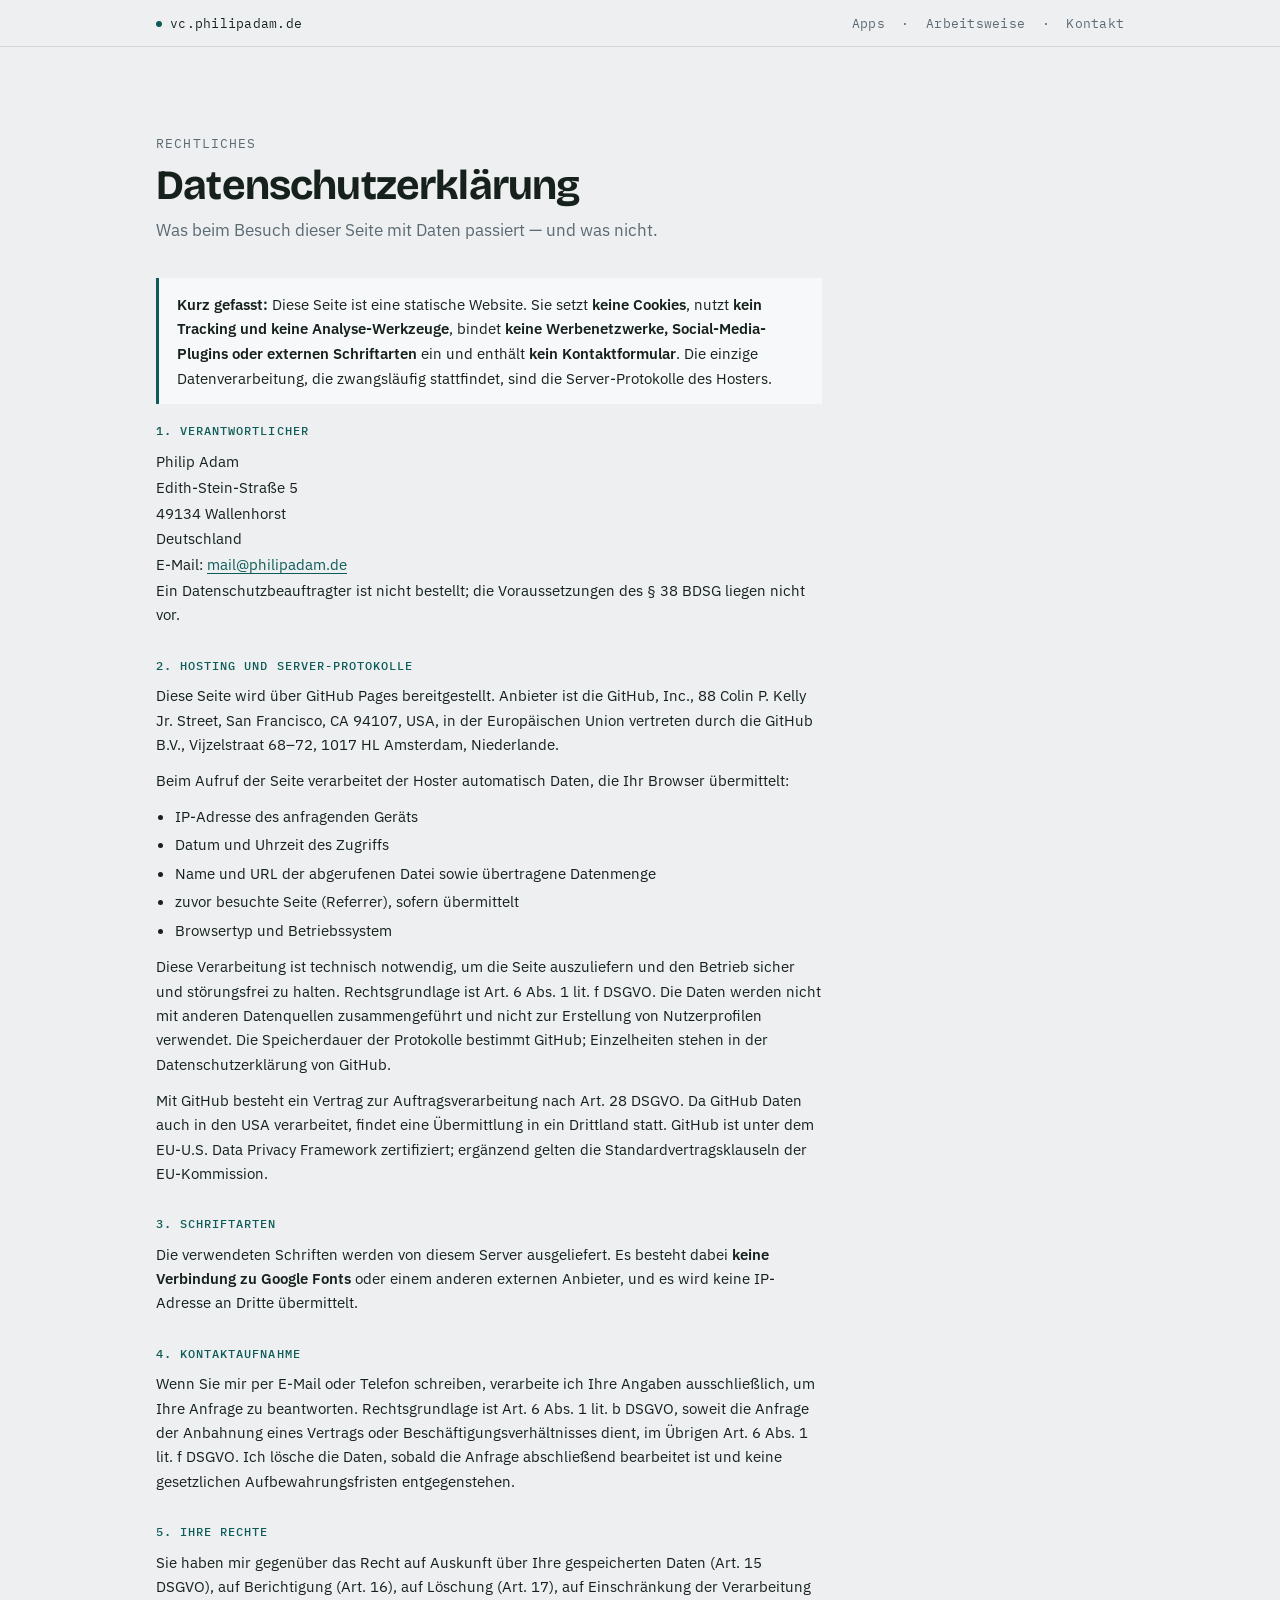
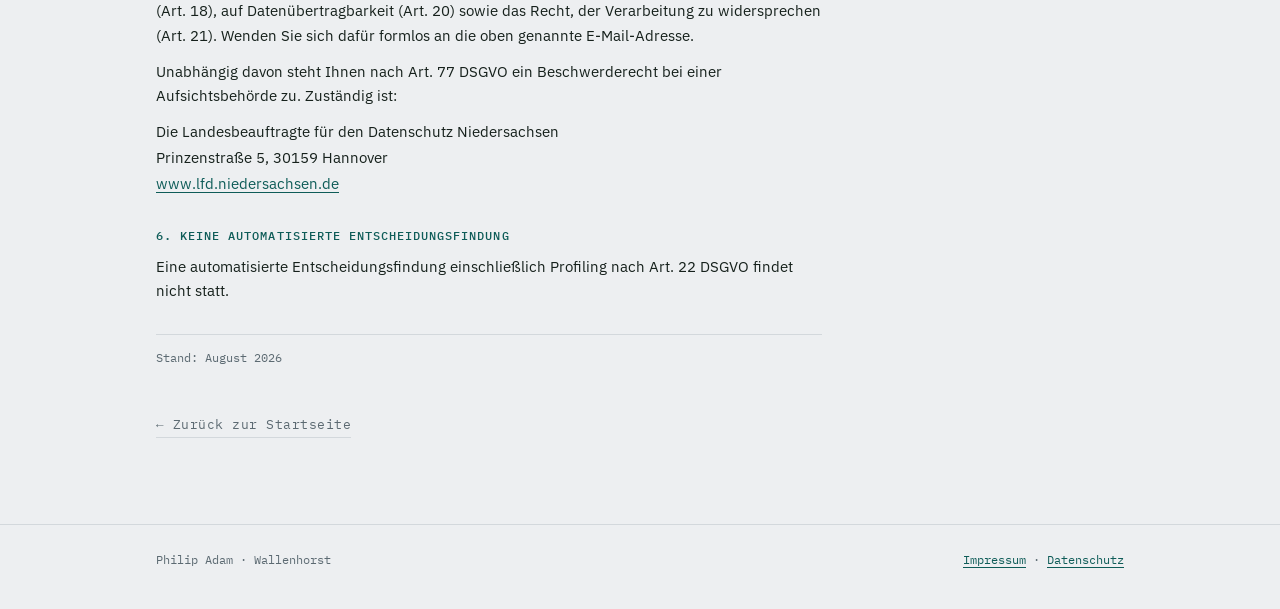
<file: datenschutz.html>
<!DOCTYPE html>
<html lang="de">
<head>
<meta charset="utf-8">
<meta name="viewport" content="width=device-width, initial-scale=1">
<title>Datenschutzerklärung — Philip Adam</title>
<meta name="description" content="Datenschutzerklärung nach Art. 13 DSGVO für vc.philipadam.de. Keine Cookies, kein Tracking, keine externen Schriftarten.">
<meta name="robots" content="noindex, follow">

<link rel="preload" href="fonts/ibm-plex-sans-latin.woff2" as="font" type="font/woff2" crossorigin>
<link rel="preload" href="fonts/bricolage-grotesque-latin.woff2" as="font" type="font/woff2" crossorigin>
<link rel="stylesheet" href="style.css">
</head>
<body>

<nav class="bar">
  <div class="wrap">
    <span><span class="dot"></span><a href="index.html">vc.philipadam.de</a></span>
    <span><a href="index.html#apps">Apps</a> &nbsp;·&nbsp; <a href="index.html#arbeitsweise">Arbeitsweise</a> &nbsp;·&nbsp; <a href="index.html#kontakt">Kontakt</a></span>
  </div>
</nav>

<section class="sec first">
  <div class="wrap">
    <p class="sec-label">Rechtliches</p>
    <h2>Datenschutzerklärung</h2>
    <p class="sub">Was beim Besuch dieser Seite mit Daten passiert — und was nicht.</p>

    <div class="legal">
      <div class="box">
        <b>Kurz gefasst:</b> Diese Seite ist eine statische Website. Sie setzt <b>keine Cookies</b>, nutzt <b>kein Tracking und keine Analyse-Werkzeuge</b>, bindet <b>keine Werbenetzwerke, Social-Media-Plugins oder externen Schriftarten</b> ein und enthält <b>kein Kontaktformular</b>. Die einzige Datenverarbeitung, die zwangsläufig stattfindet, sind die Server-Protokolle des Hosters.
      </div>

      <h3>1. Verantwortlicher</h3>
      <address>
        Philip Adam<br>
        Edith-Stein-Straße 5<br>
        49134 Wallenhorst<br>
        Deutschland<br>
        E-Mail: <a href="mailto:mail@philipadam.de">mail@philipadam.de</a>
      </address>
      <p>Ein Datenschutzbeauftragter ist nicht bestellt; die Voraussetzungen des § 38 BDSG liegen nicht vor.</p>

      <h3>2. Hosting und Server-Protokolle</h3>
      <p>Diese Seite wird über GitHub Pages bereitgestellt. Anbieter ist die GitHub, Inc., 88 Colin P. Kelly Jr. Street, San Francisco, CA 94107, USA, in der Europäischen Union vertreten durch die GitHub B.V., Vijzelstraat 68–72, 1017 HL Amsterdam, Niederlande.</p>
      <p>Beim Aufruf der Seite verarbeitet der Hoster automatisch Daten, die Ihr Browser übermittelt:</p>
      <ul>
        <li>IP-Adresse des anfragenden Geräts</li>
        <li>Datum und Uhrzeit des Zugriffs</li>
        <li>Name und URL der abgerufenen Datei sowie übertragene Datenmenge</li>
        <li>zuvor besuchte Seite (Referrer), sofern übermittelt</li>
        <li>Browsertyp und Betriebssystem</li>
      </ul>
      <p>Diese Verarbeitung ist technisch notwendig, um die Seite auszuliefern und den Betrieb sicher und störungsfrei zu halten. Rechtsgrundlage ist Art. 6 Abs. 1 lit. f DSGVO. Die Daten werden nicht mit anderen Datenquellen zusammengeführt und nicht zur Erstellung von Nutzerprofilen verwendet. Die Speicherdauer der Protokolle bestimmt GitHub; Einzelheiten stehen in der Datenschutzerklärung von GitHub.</p>
      <p>Mit GitHub besteht ein Vertrag zur Auftragsverarbeitung nach Art. 28 DSGVO. Da GitHub Daten auch in den USA verarbeitet, findet eine Übermittlung in ein Drittland statt. GitHub ist unter dem EU-U.S. Data Privacy Framework zertifiziert; ergänzend gelten die Standardvertragsklauseln der EU-Kommission.</p>

      <h3>3. Schriftarten</h3>
      <p>Die verwendeten Schriften werden von diesem Server ausgeliefert. Es besteht dabei <b>keine Verbindung zu Google Fonts</b> oder einem anderen externen Anbieter, und es wird keine IP-Adresse an Dritte übermittelt.</p>

      <h3>4. Kontaktaufnahme</h3>
      <p>Wenn Sie mir per E-Mail oder Telefon schreiben, verarbeite ich Ihre Angaben ausschließlich, um Ihre Anfrage zu beantworten. Rechtsgrundlage ist Art. 6 Abs. 1 lit. b DSGVO, soweit die Anfrage der Anbahnung eines Vertrags oder Beschäftigungsverhältnisses dient, im Übrigen Art. 6 Abs. 1 lit. f DSGVO. Ich lösche die Daten, sobald die Anfrage abschließend bearbeitet ist und keine gesetzlichen Aufbewahrungsfristen entgegenstehen.</p>

      <h3>5. Ihre Rechte</h3>
      <p>Sie haben mir gegenüber das Recht auf Auskunft über Ihre gespeicherten Daten (Art. 15 DSGVO), auf Berichtigung (Art. 16), auf Löschung (Art. 17), auf Einschränkung der Verarbeitung (Art. 18), auf Datenübertragbarkeit (Art. 20) sowie das Recht, der Verarbeitung zu widersprechen (Art. 21). Wenden Sie sich dafür formlos an die oben genannte E-Mail-Adresse.</p>
      <p>Unabhängig davon steht Ihnen nach Art. 77 DSGVO ein Beschwerderecht bei einer Aufsichtsbehörde zu. Zuständig ist:</p>
      <address>
        Die Landesbeauftragte für den Datenschutz Niedersachsen<br>
        Prinzenstraße 5, 30159 Hannover<br>
        <a href="https://www.lfd.niedersachsen.de" rel="noopener">www.lfd.niedersachsen.de</a>
      </address>

      <h3>6. Keine automatisierte Entscheidungsfindung</h3>
      <p>Eine automatisierte Entscheidungsfindung einschließlich Profiling nach Art. 22 DSGVO findet nicht statt.</p>

      <p class="stand">Stand: August 2026</p>

      <a class="back" href="index.html">← Zurück zur Startseite</a>
    </div>
  </div>
</section>

<footer>
  <div class="wrap">
    <span>Philip Adam · Wallenhorst</span>
    <span><a href="impressum.html">Impressum</a> · <a href="datenschutz.html">Datenschutz</a></span>
  </div>
</footer>

</body>
</html>
</file>
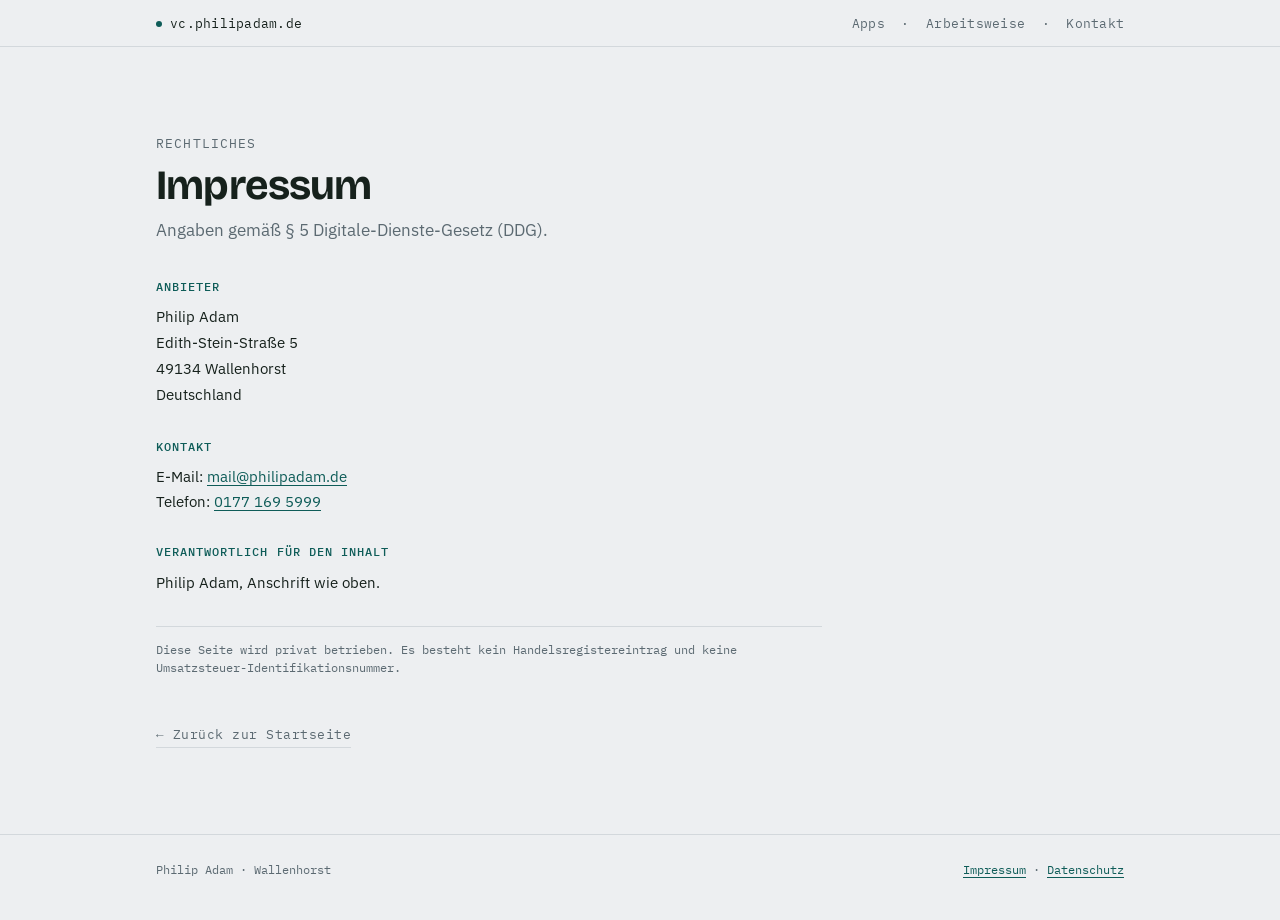
<file: impressum.html>
<!DOCTYPE html>
<html lang="de">
<head>
<meta charset="utf-8">
<meta name="viewport" content="width=device-width, initial-scale=1">
<title>Impressum — Philip Adam</title>
<meta name="description" content="Anbieterkennzeichnung nach § 5 DDG für vc.philipadam.de.">
<meta name="robots" content="noindex, follow">

<link rel="preload" href="fonts/ibm-plex-sans-latin.woff2" as="font" type="font/woff2" crossorigin>
<link rel="preload" href="fonts/bricolage-grotesque-latin.woff2" as="font" type="font/woff2" crossorigin>
<link rel="stylesheet" href="style.css">
</head>
<body>

<nav class="bar">
  <div class="wrap">
    <span><span class="dot"></span><a href="index.html">vc.philipadam.de</a></span>
    <span><a href="index.html#apps">Apps</a> &nbsp;·&nbsp; <a href="index.html#arbeitsweise">Arbeitsweise</a> &nbsp;·&nbsp; <a href="index.html#kontakt">Kontakt</a></span>
  </div>
</nav>

<section class="sec first">
  <div class="wrap">
    <p class="sec-label">Rechtliches</p>
    <h2>Impressum</h2>
    <p class="sub">Angaben gemäß § 5 Digitale-Dienste-Gesetz (DDG).</p>

    <div class="legal">
      <h3>Anbieter</h3>
      <address>
        Philip Adam<br>
        Edith-Stein-Straße 5<br>
        49134 Wallenhorst<br>
        Deutschland
      </address>

      <h3>Kontakt</h3>
      <p>
        E-Mail: <a href="mailto:mail@philipadam.de">mail@philipadam.de</a><br>
        Telefon: <a href="tel:+491771695999">0177 169 5999</a>
      </p>

      <h3>Verantwortlich für den Inhalt</h3>
      <p>Philip Adam, Anschrift wie oben.</p>

      <p class="stand">Diese Seite wird privat betrieben. Es besteht kein Handelsregistereintrag und keine Umsatzsteuer-Identifikationsnummer.</p>

      <a class="back" href="index.html">← Zurück zur Startseite</a>
    </div>
  </div>
</section>

<footer>
  <div class="wrap">
    <span>Philip Adam · Wallenhorst</span>
    <span><a href="impressum.html">Impressum</a> · <a href="datenschutz.html">Datenschutz</a></span>
  </div>
</footer>

</body>
</html>
</file>
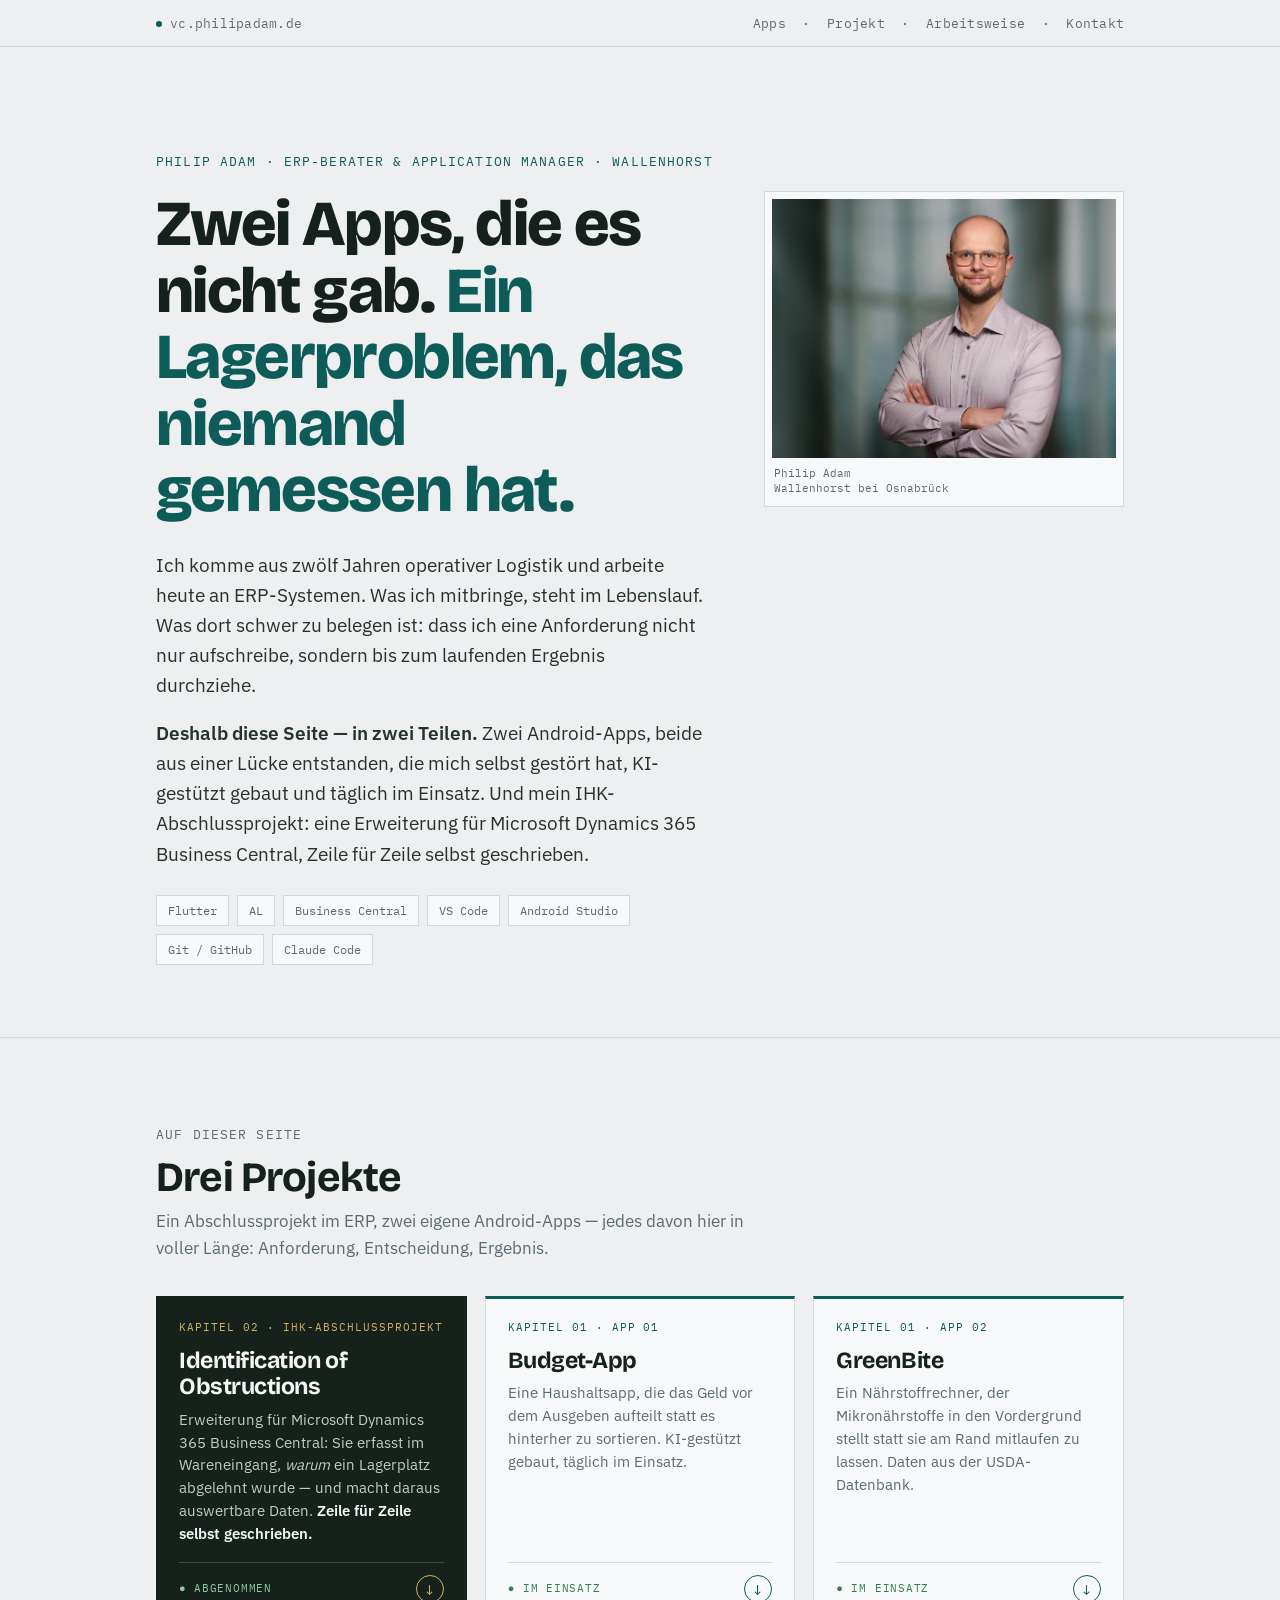
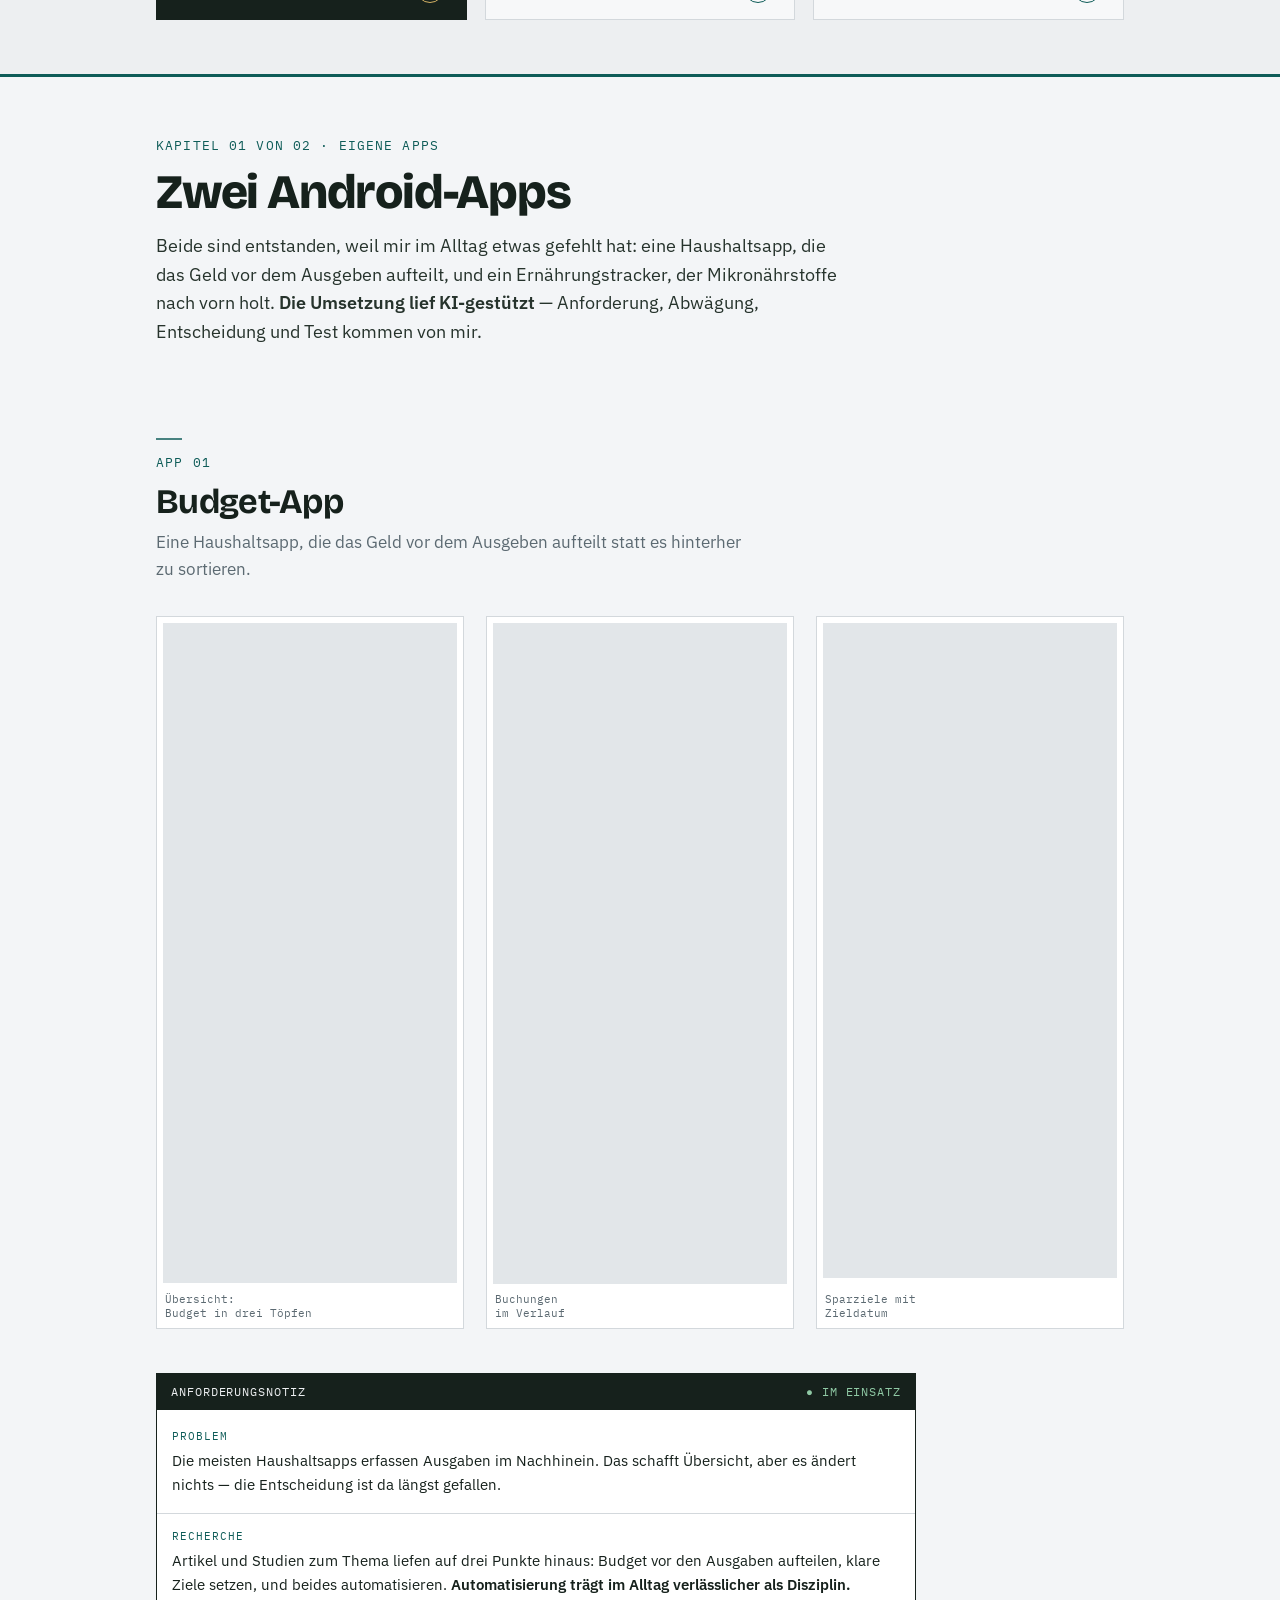
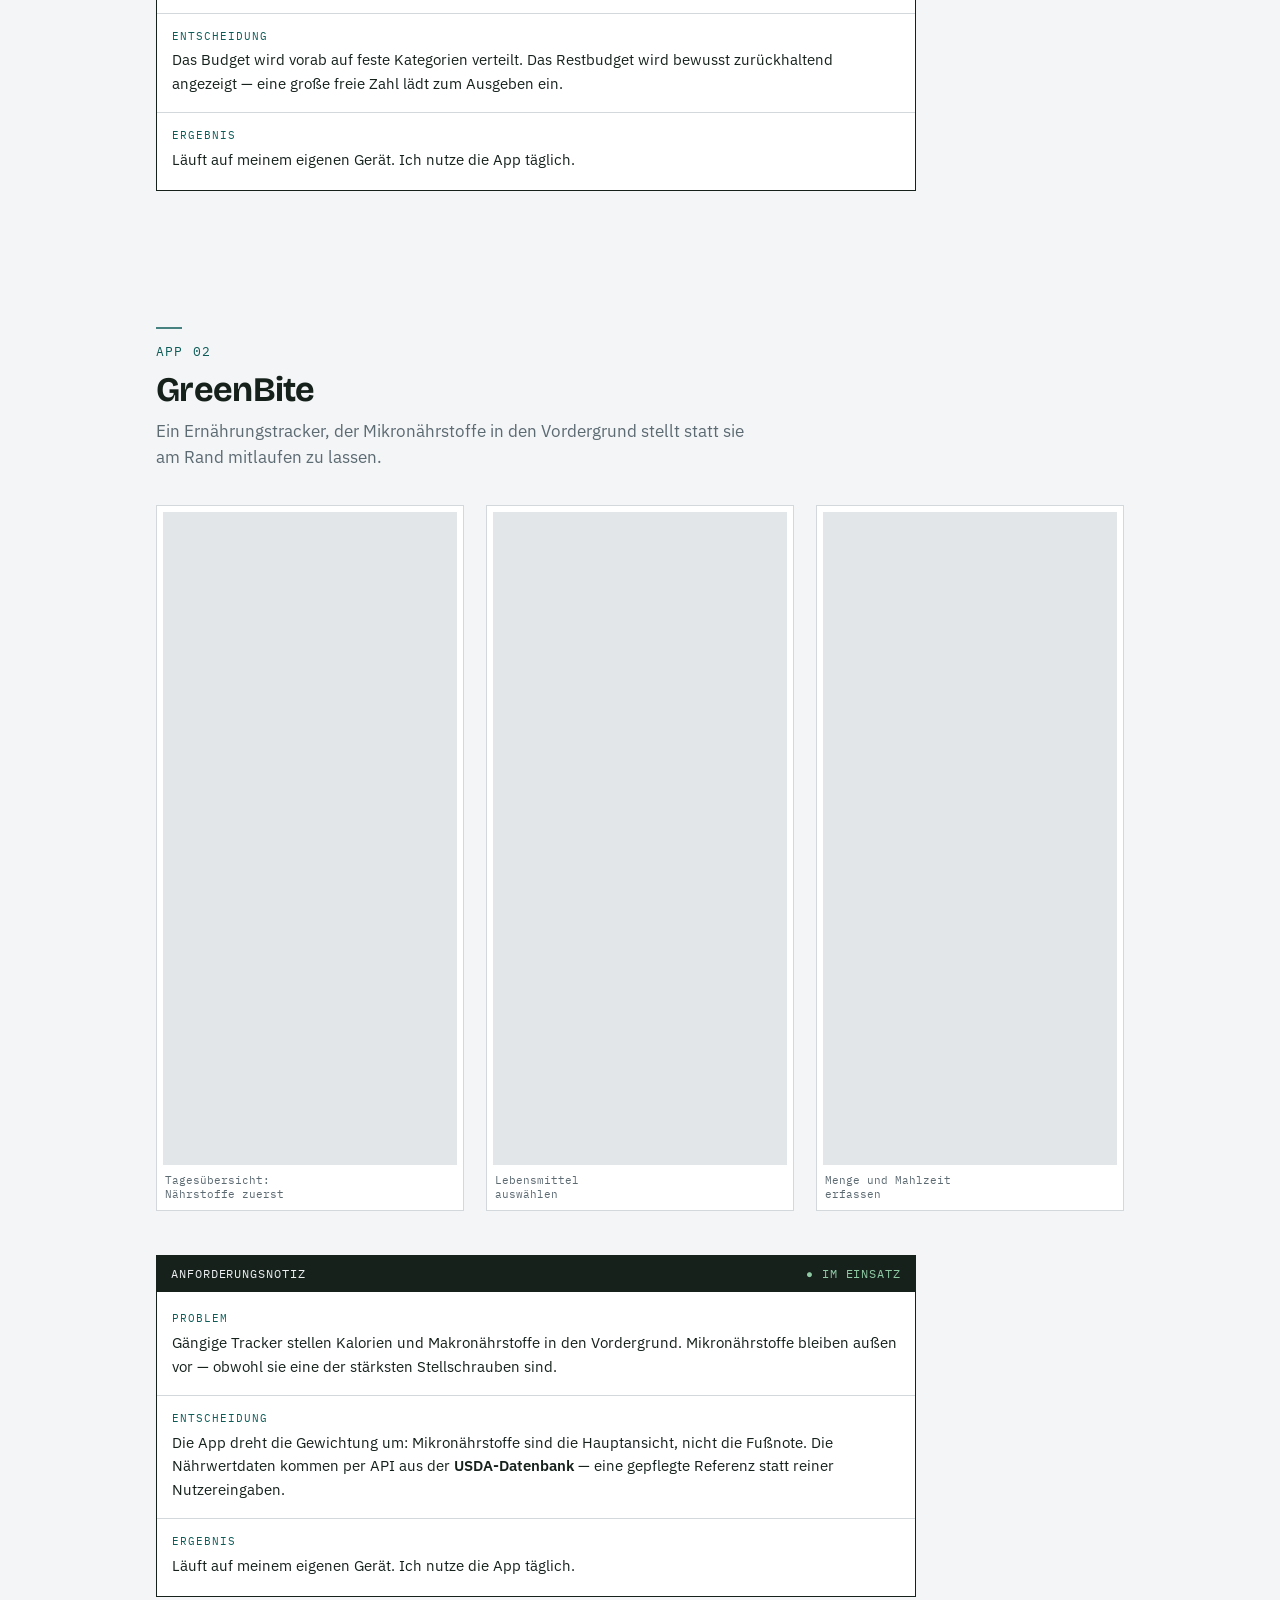
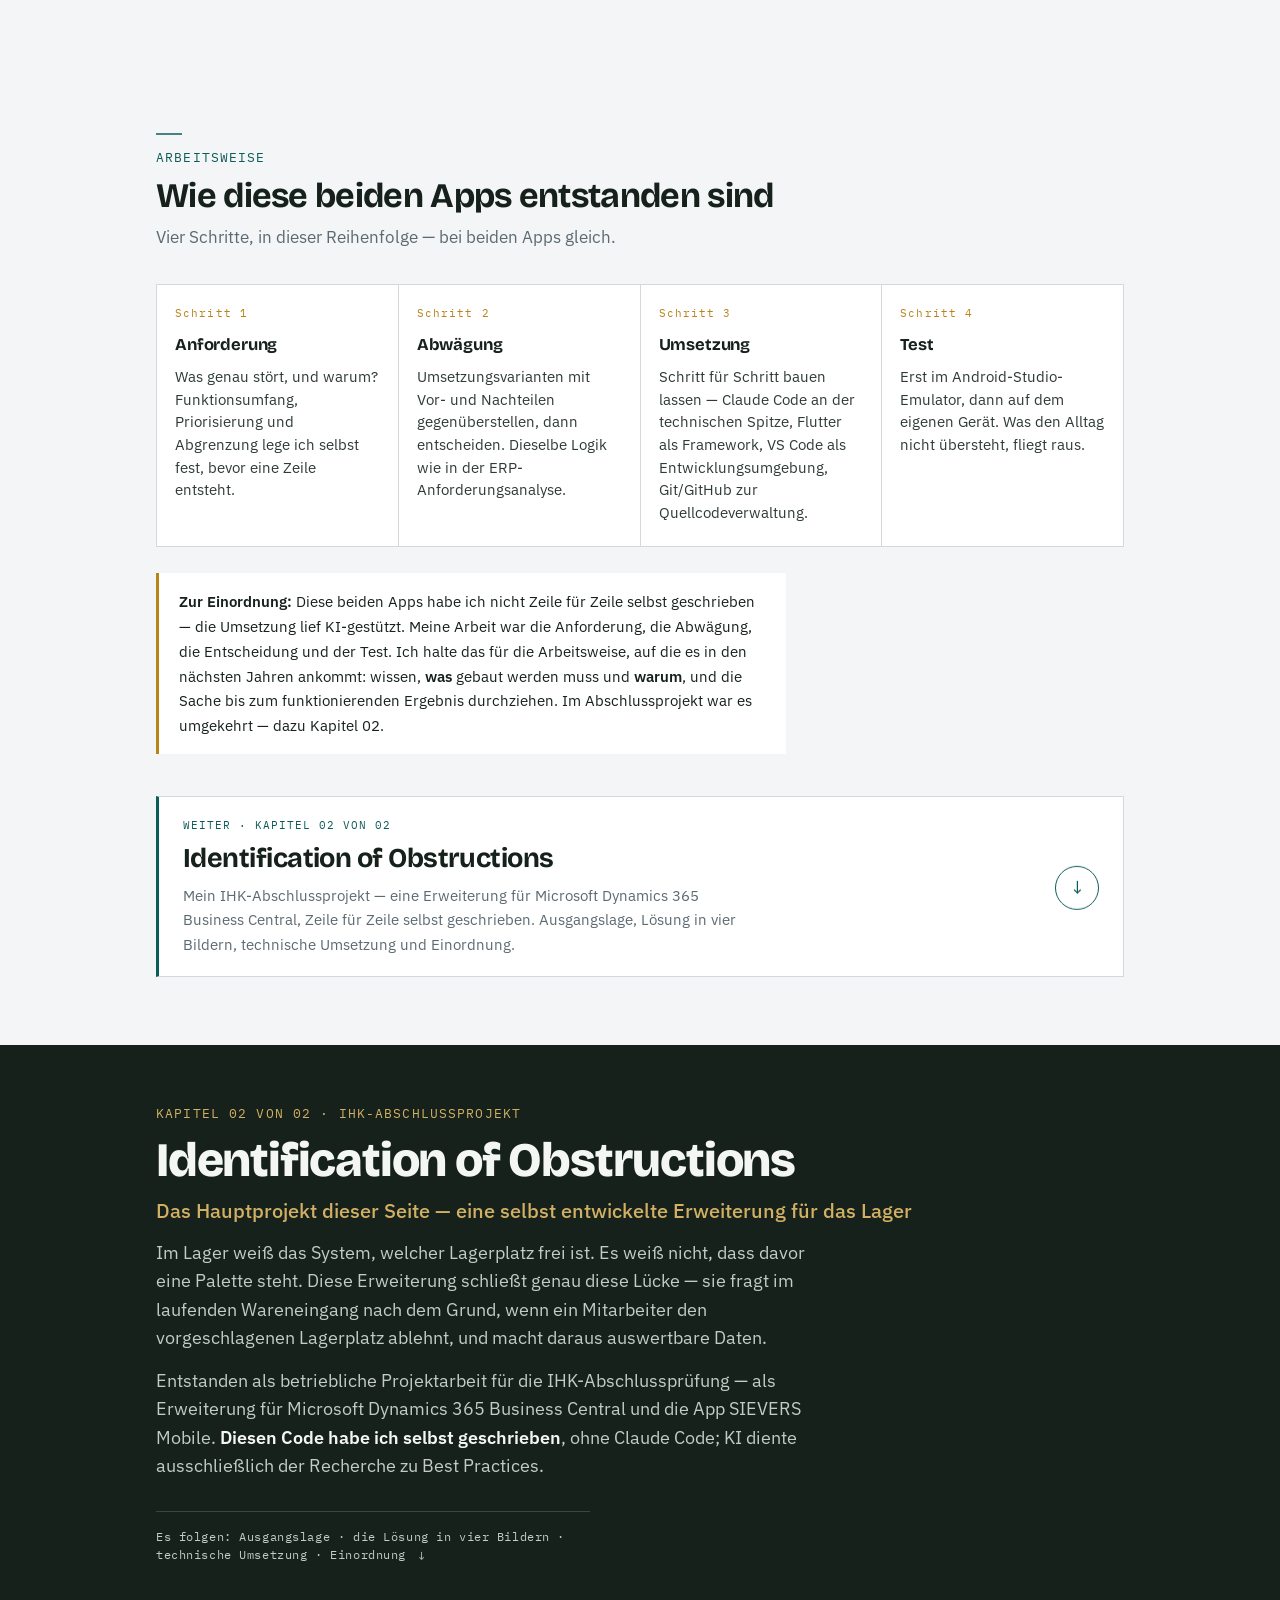
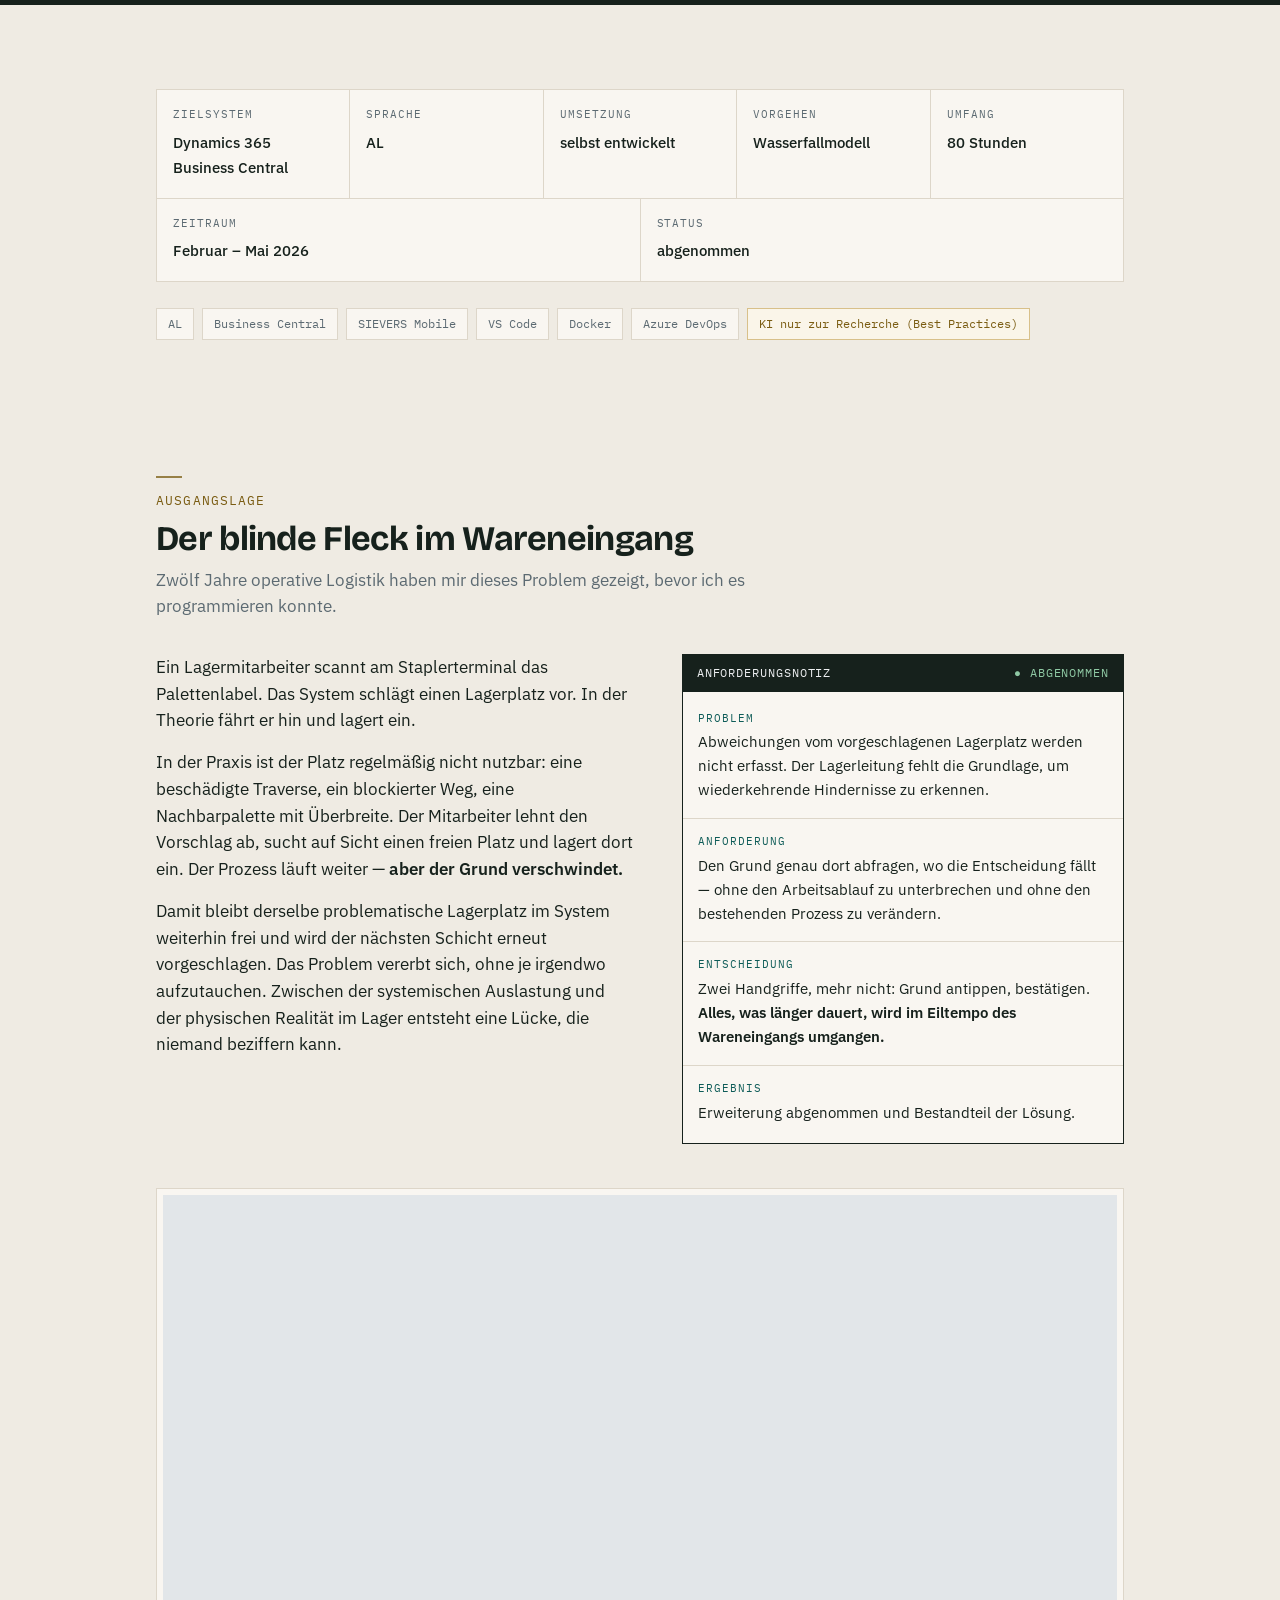
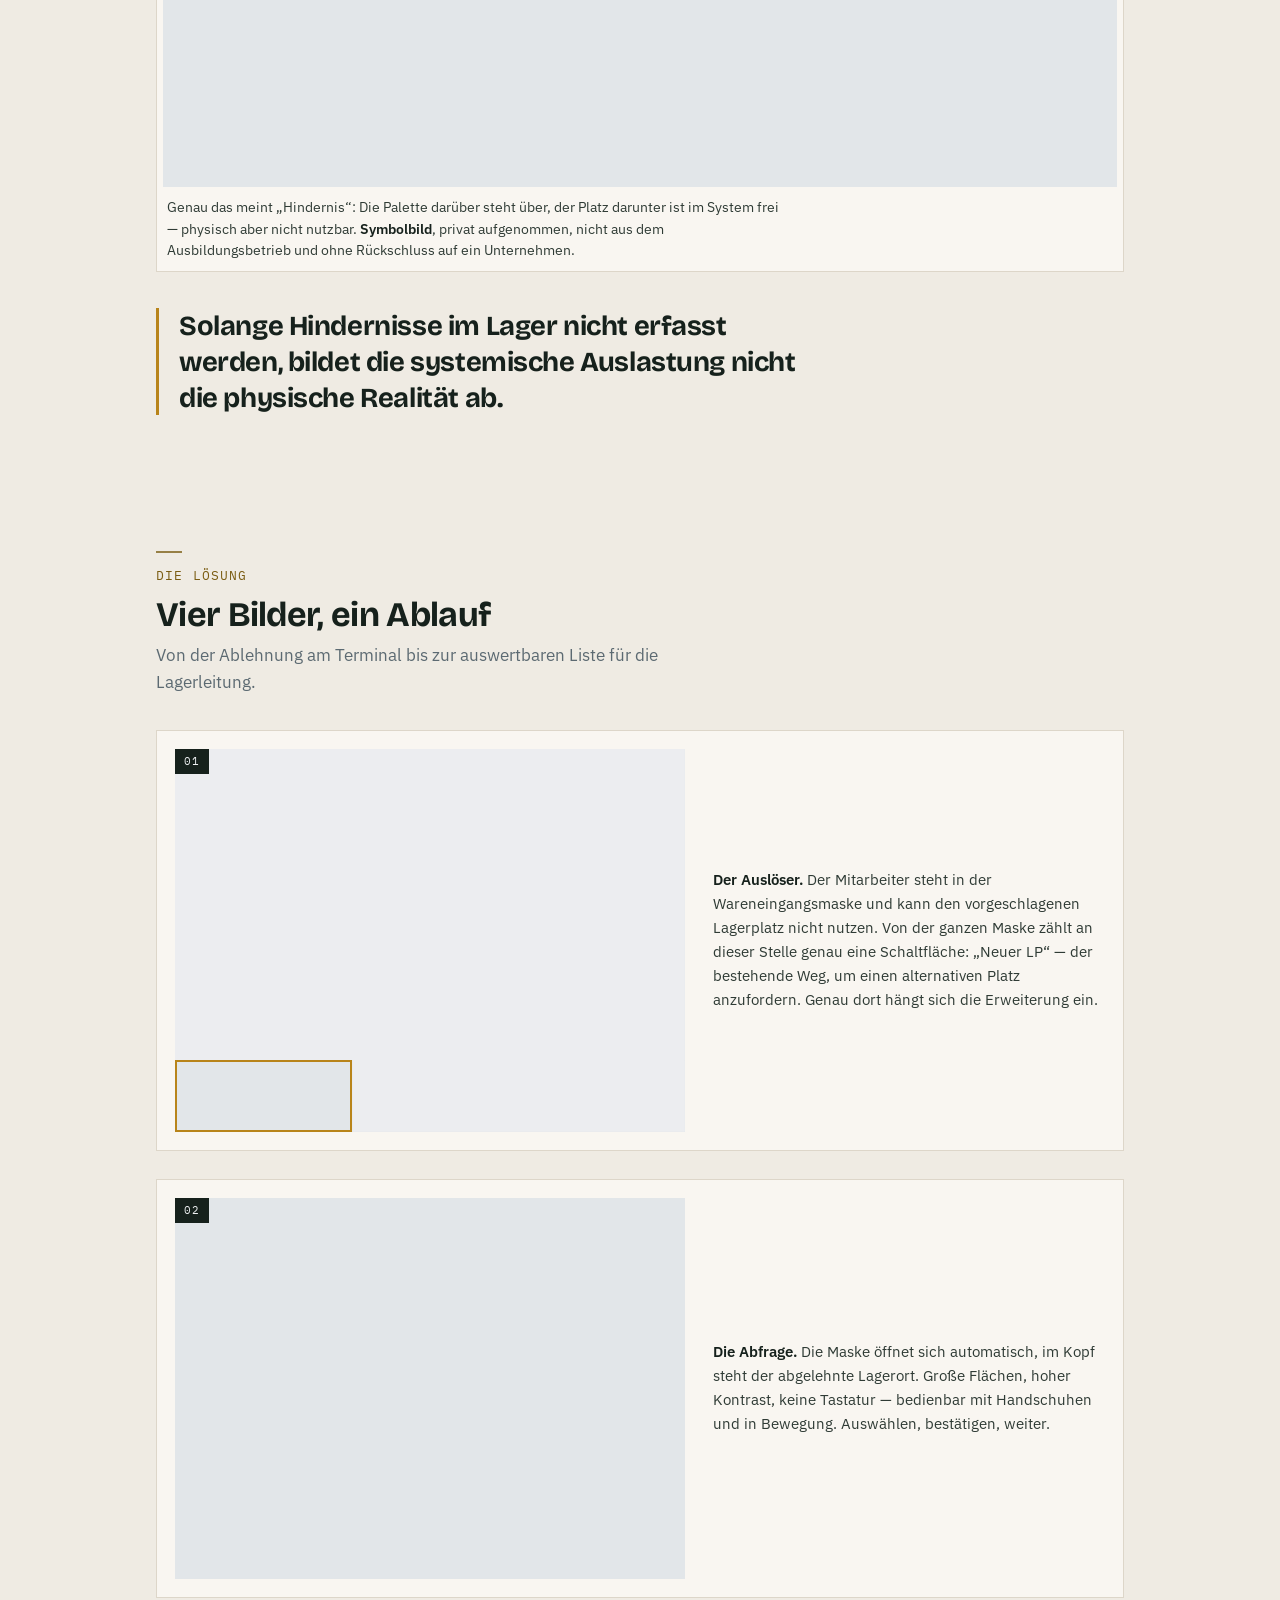
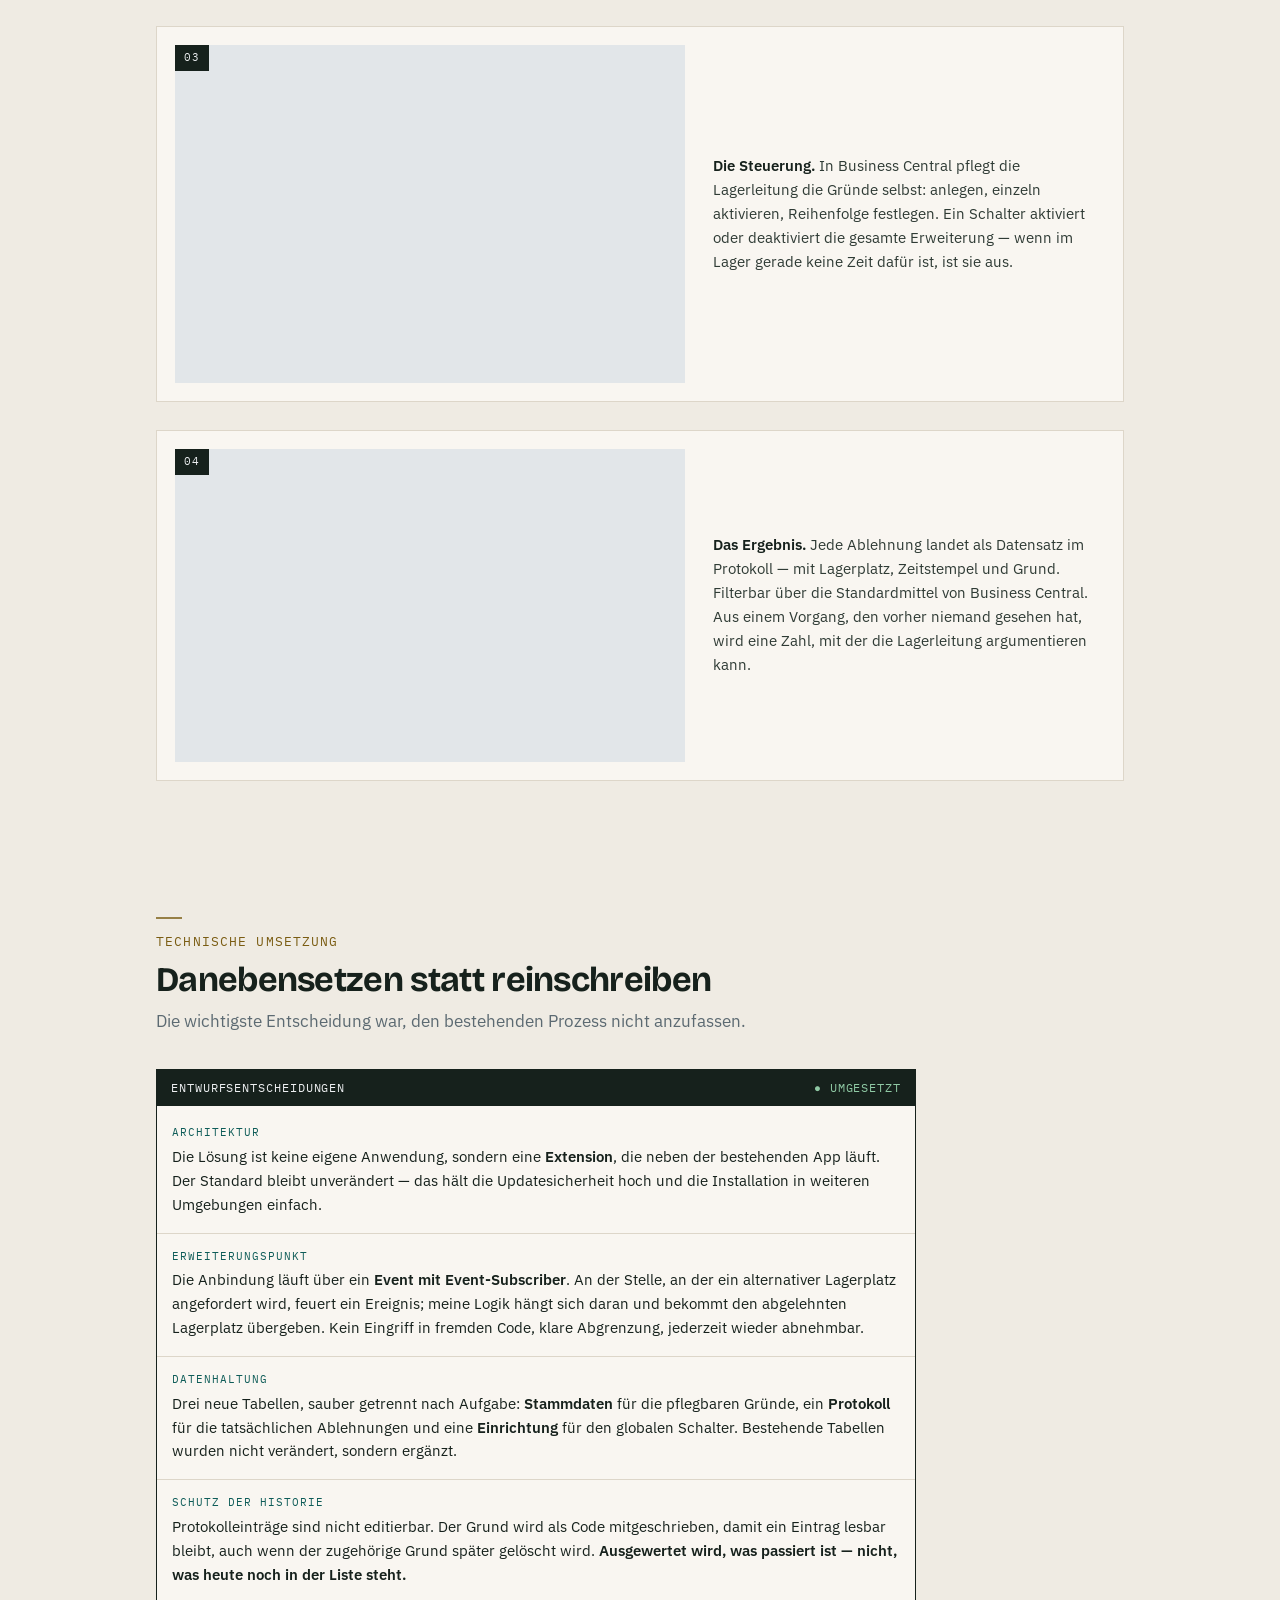
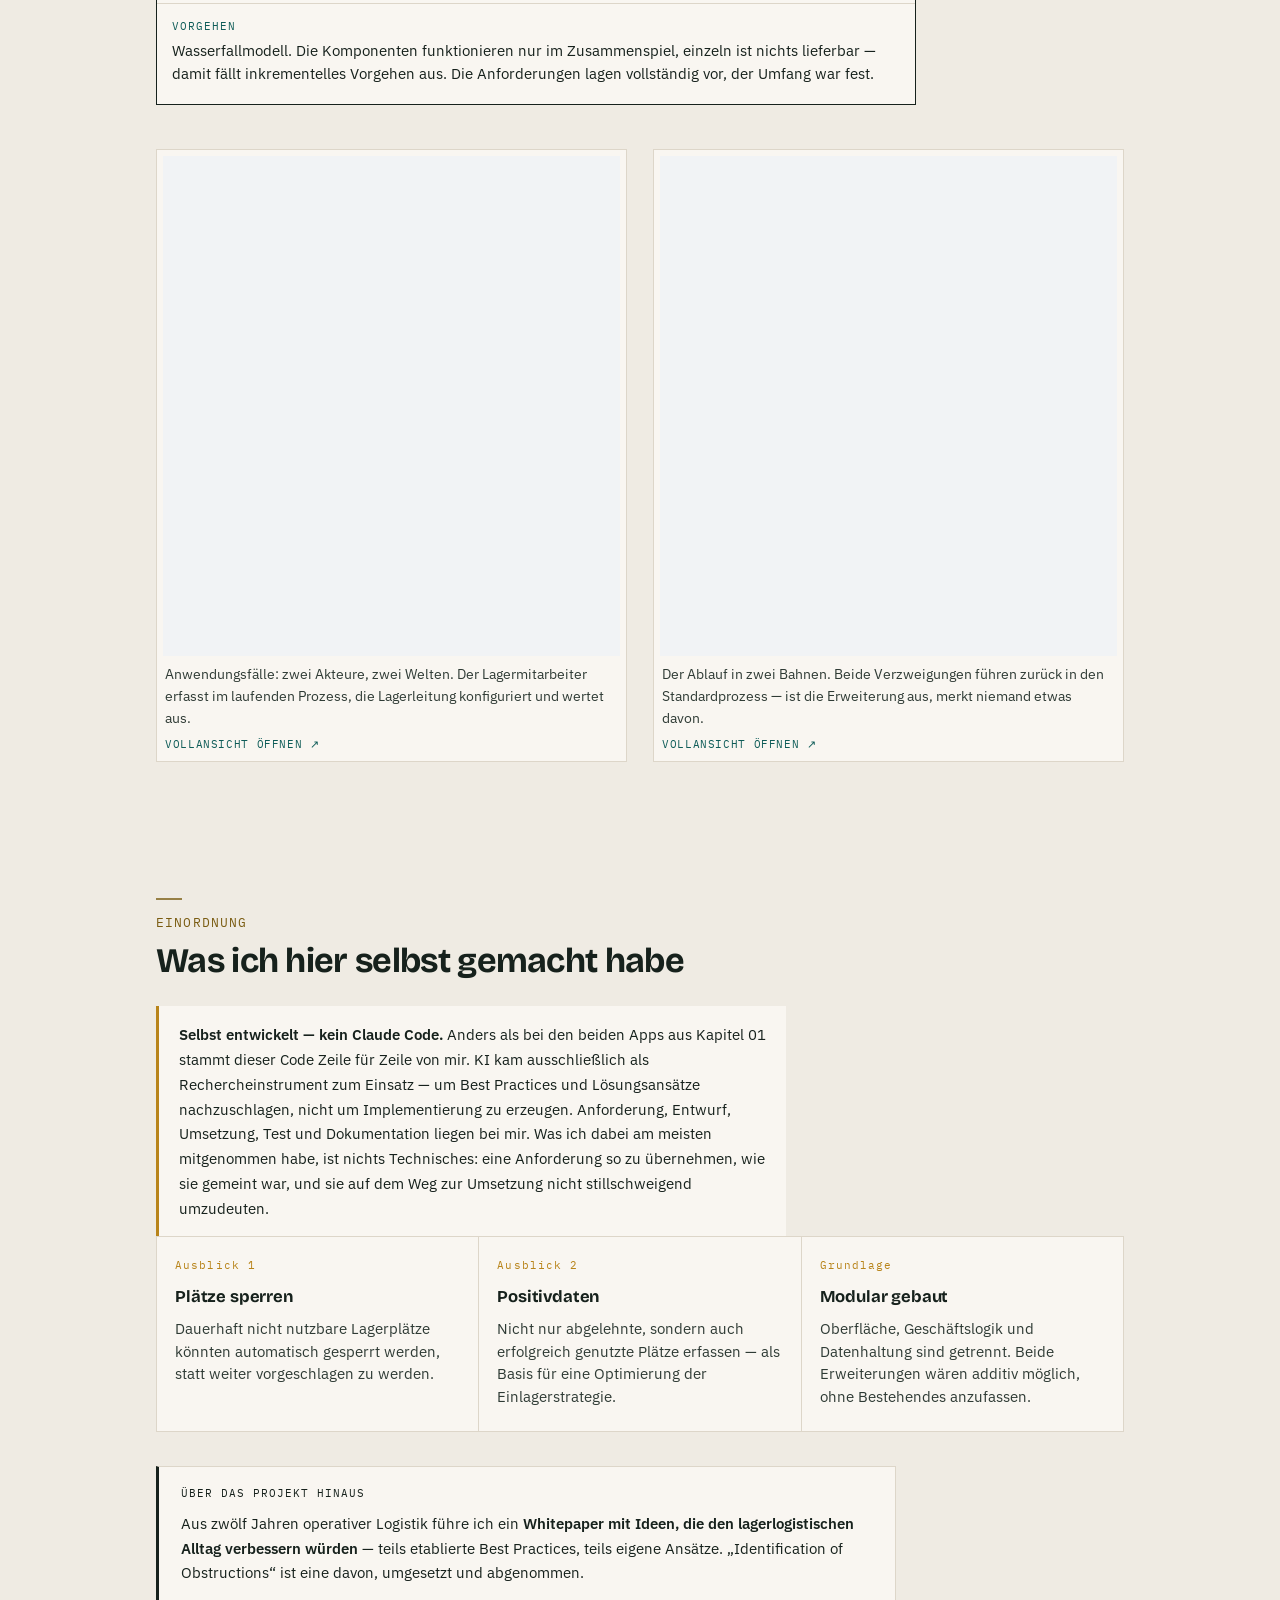
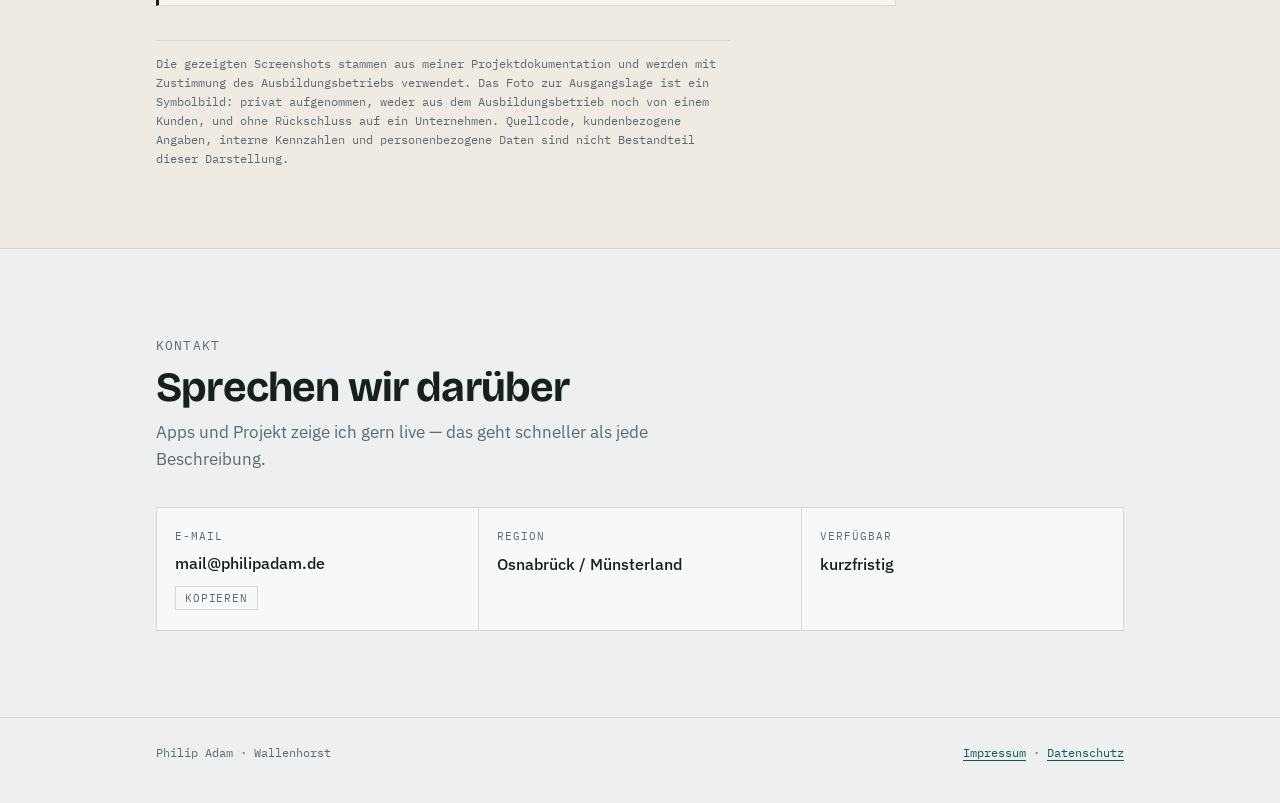
<file: ioo.html>
<!DOCTYPE html>
<html lang="de">
<head>
<meta charset="utf-8">
<meta name="viewport" content="width=device-width, initial-scale=1">
<title>Identification of Obstructions — jetzt auf der Startseite</title>
<meta name="description" content="Das Abschlussprojekt Identification of Obstructions ist auf die Startseite umgezogen.">
<!-- Der Projektinhalt steht vollstaendig auf der Startseite. Diese Datei bleibt nur
     bestehen, damit bereits verschickte Links (Bewerbungen) weiter funktionieren. -->
<meta name="robots" content="noindex, follow">
<link rel="canonical" href="https://vc.philipadam.de/#projekt">
<meta http-equiv="refresh" content="0; url=index.html#projekt">
<link rel="stylesheet" href="style.css">
</head>
<body>
<section class="sec first">
  <div class="wrap">
    <p class="sec-label">Umgezogen</p>
    <h2>Identification of Obstructions</h2>
    <p class="sub">Das Abschlussprojekt steht jetzt vollständig auf der Startseite.</p>
    <a class="cta" href="index.html#projekt">Weiter zum Projekt →</a>
  </div>
</section>
</body>
</html>
</file>
<file: style.css>
/* ---------- Schriften lokal, kein Abruf bei Google (DSGVO) ----------
   Bricolage Grotesque und IBM Plex stehen unter der SIL Open Font License 1.1,
   Lizenztexte liegen in fonts/. Variable Fonts: eine Datei deckt alle Schnitte ab. */
@font-face{
  font-family:"Bricolage Grotesque";font-style:normal;font-weight:500 800;
  font-stretch:100%;font-display:swap;
  src:url(fonts/bricolage-grotesque-latin.woff2) format("woff2");
  unicode-range:U+0000-00FF,U+0131,U+0152-0153,U+02BB-02BC,U+02C6,U+02DA,U+02DC,U+0304,U+0308,U+0329,U+2000-206F,U+20AC,U+2122,U+2191,U+2193,U+2212,U+2215,U+FEFF,U+FFFD;
}
@font-face{
  font-family:"Bricolage Grotesque";font-style:normal;font-weight:500 800;
  font-stretch:100%;font-display:swap;
  src:url(fonts/bricolage-grotesque-latin-ext.woff2) format("woff2");
  unicode-range:U+0100-02BA,U+02BD-02C5,U+02C7-02CC,U+02CE-02D7,U+02DD-02FF,U+0304,U+0308,U+0329,U+1D00-1DBF,U+1E00-1E9F,U+1EF2-1EFF,U+2020,U+20A0-20AB,U+20AD-20C0,U+2113,U+2C60-2C7F,U+A720-A7FF;
}
@font-face{
  font-family:"IBM Plex Sans";font-style:normal;font-weight:400 600;
  font-stretch:100%;font-display:swap;
  src:url(fonts/ibm-plex-sans-latin.woff2) format("woff2");
  unicode-range:U+0000-00FF,U+0131,U+0152-0153,U+02BB-02BC,U+02C6,U+02DA,U+02DC,U+0304,U+0308,U+0329,U+2000-206F,U+20AC,U+2122,U+2191,U+2193,U+2212,U+2215,U+FEFF,U+FFFD;
}
@font-face{
  font-family:"IBM Plex Sans";font-style:normal;font-weight:400 600;
  font-stretch:100%;font-display:swap;
  src:url(fonts/ibm-plex-sans-latin-ext.woff2) format("woff2");
  unicode-range:U+0100-02BA,U+02BD-02C5,U+02C7-02CC,U+02CE-02D7,U+02DD-02FF,U+0304,U+0308,U+0329,U+1D00-1DBF,U+1E00-1E9F,U+1EF2-1EFF,U+2020,U+20A0-20AB,U+20AD-20C0,U+2113,U+2C60-2C7F,U+A720-A7FF;
}
@font-face{
  font-family:"IBM Plex Mono";font-style:normal;font-weight:400;font-display:swap;
  src:url(fonts/ibm-plex-mono-400-latin.woff2) format("woff2");
  unicode-range:U+0000-00FF,U+0131,U+0152-0153,U+02BB-02BC,U+02C6,U+02DA,U+02DC,U+0304,U+0308,U+0329,U+2000-206F,U+20AC,U+2122,U+2191,U+2193,U+2212,U+2215,U+FEFF,U+FFFD;
}
@font-face{
  font-family:"IBM Plex Mono";font-style:normal;font-weight:400;font-display:swap;
  src:url(fonts/ibm-plex-mono-400-latin-ext.woff2) format("woff2");
  unicode-range:U+0100-02BA,U+02BD-02C5,U+02C7-02CC,U+02CE-02D7,U+02DD-02FF,U+0304,U+0308,U+0329,U+1D00-1DBF,U+1E00-1E9F,U+1EF2-1EFF,U+2020,U+20A0-20AB,U+20AD-20C0,U+2113,U+2C60-2C7F,U+A720-A7FF;
}
@font-face{
  font-family:"IBM Plex Mono";font-style:normal;font-weight:500;font-display:swap;
  src:url(fonts/ibm-plex-mono-500-latin.woff2) format("woff2");
  unicode-range:U+0000-00FF,U+0131,U+0152-0153,U+02BB-02BC,U+02C6,U+02DA,U+02DC,U+0304,U+0308,U+0329,U+2000-206F,U+20AC,U+2122,U+2191,U+2193,U+2212,U+2215,U+FEFF,U+FFFD;
}
@font-face{
  font-family:"IBM Plex Mono";font-style:normal;font-weight:500;font-display:swap;
  src:url(fonts/ibm-plex-mono-500-latin-ext.woff2) format("woff2");
  unicode-range:U+0100-02BA,U+02BD-02C5,U+02C7-02CC,U+02CE-02D7,U+02DD-02FF,U+0304,U+0308,U+0329,U+1D00-1DBF,U+1E00-1E9F,U+1EF2-1EFF,U+2020,U+20A0-20AB,U+20AD-20C0,U+2113,U+2C60-2C7F,U+A720-A7FF;
}

:root{
  --ink:#16211C;
  --paper:#EDEFF1;
  --card:#F7F8F9;
  --petrol:#0E5C58;
  --amber:#B8841A;
  --slate:#5C6A72;
  --line:#D3D8DC;

  --display:"Bricolage Grotesque","IBM Plex Sans",system-ui,sans-serif;
  --body:"IBM Plex Sans",system-ui,sans-serif;
  --mono:"IBM Plex Mono",ui-monospace,monospace;

  --wrap:1080px;
  --gut:clamp(20px,5vw,56px);
}

*{box-sizing:border-box}
figure{margin:0}
html{scroll-behavior:smooth}
@media (prefers-reduced-motion:reduce){
  html{scroll-behavior:auto}
  *,*::before,*::after{animation-duration:.001ms!important;transition-duration:.001ms!important}
}
body{
  margin:0;background:var(--paper);color:var(--ink);
  font-family:var(--body);font-size:16.5px;line-height:1.62;
  -webkit-font-smoothing:antialiased;
}
a{color:var(--petrol);text-decoration-thickness:1px;text-underline-offset:3px}
a:focus-visible,button:focus-visible{outline:2.5px solid var(--amber);outline-offset:3px;border-radius:2px}
img{max-width:100%;display:block}

.wrap{max-width:var(--wrap);margin:0 auto;padding-inline:var(--gut)}

/* ---------- top bar ---------- */
.bar{
  border-bottom:1px solid var(--line);
  font-family:var(--mono);font-size:12.5px;letter-spacing:.02em;color:var(--slate);
  position:sticky;top:0;background:rgba(237,239,241,.92);backdrop-filter:blur(8px);z-index:20;
}
.bar .wrap{display:flex;justify-content:space-between;align-items:center;gap:16px;height:46px}
.bar a{color:var(--slate);text-decoration:none}
.bar .dot + a{color:var(--ink)} /* Markenname auf Unterseiten: Link zurueck zur Startseite */
.bar a:hover{color:var(--petrol)}
.bar .dot{width:6px;height:6px;border-radius:50%;background:var(--petrol);display:inline-block;margin-right:8px;vertical-align:1px}
/* vier Navigationspunkte passen auf schmalen Geraeten sonst nicht in eine Zeile */
@media(max-width:620px){
  .bar .wrap{font-size:11px;gap:10px}
  .bar .dot{margin-right:5px}
}
/* auf dem Telefon faellt der nachrangige Punkt weg, sonst bricht die Leiste um */
@media(max-width:560px){.bar .opt{display:none}}

/* ---------- hero ---------- */
.hero{padding:clamp(48px,9vw,104px) 0 clamp(40px,6vw,72px)}
.eyebrow{
  font-family:var(--mono);font-size:12.5px;letter-spacing:.09em;text-transform:uppercase;
  color:var(--petrol);margin:0 0 20px;
}
.hero h1{
  font-family:var(--display);font-weight:800;
  font-size:clamp(2.2rem,5.8vw,4rem);line-height:1.04;letter-spacing:-.025em;
  margin:0 0 26px;max-width:19ch;
}
.hero h1 em{font-style:normal;color:var(--petrol)}
.hero-grid{display:grid;grid-template-columns:minmax(0,1fr) clamp(240px,30vw,360px);gap:clamp(24px,5vw,56px);align-items:start}
.hero-lede{font-size:clamp(1.02rem,1.9vw,1.16rem);max-width:56ch;margin:0 0 18px;color:#26332C}
.hero-lede strong{font-weight:600}
.portrait{border:1px solid var(--line);background:var(--card);padding:7px}
.portrait img{width:100%;height:auto;filter:saturate(.94)}
.portrait figcaption{
  font-family:var(--mono);font-size:11px;color:var(--slate);
  padding:8px 2px 2px;line-height:1.4;
}
@media(max-width:720px){
  .hero-grid{grid-template-columns:1fr}
  .portrait{max-width:340px}
}

.meta{
  display:flex;flex-wrap:wrap;gap:8px;margin-top:26px;
  font-family:var(--mono);font-size:12px;
}
.meta span{
  border:1px solid var(--line);background:var(--card);
  padding:5px 11px;color:var(--slate);
}
/* Hinweis-Chip: KI-Einsatz im Abschlussprojekt, bewusst abgesetzt */
.meta span.ki{border-color:#D8C08A;background:#FAF5E9;color:#7A5C12}

/* ---------- section frame ---------- */
.sec{border-top:1px solid var(--line);padding:clamp(48px,7vw,86px) 0}
.sec[id]{scroll-margin-top:56px} /* sonst verdeckt die sticky Leiste die Überschrift */
.sec.first{border-top:none} /* erste Sektion einer Unterseite: die Leiste hat schon eine Linie */
.sec-label{
  font-family:var(--mono);font-size:12.5px;letter-spacing:.09em;text-transform:uppercase;
  color:var(--slate);margin:0 0 10px;
}
.sec h2{
  font-family:var(--display);font-weight:700;
  font-size:clamp(1.72rem,3.9vw,2.6rem);line-height:1.1;letter-spacing:-.02em;margin:0 0 8px;
}
.sec .sub{color:var(--slate);margin:0 0 34px;max-width:60ch}

/* ---------- Kapitel: die beiden Apps / das Abschlussprojekt ----------
   Jedes Kapitel setzt --band, --card, --line und --accent neu. Weil die
   Bausteine (.spec, .step, .shot, .facts, .flow) durchgehend mit diesen
   Variablen arbeiten, faerbt sich der ganze Block automatisch mit. */
.chapter{background:var(--band)}
.chapter[id]{scroll-margin-top:56px}
.chapter--apps{--band:#F3F5F7;--card:#FFFFFF;--accent:var(--petrol)}
.chapter--ioo{--band:#EFEBE3;--card:#F9F6F1;--line:#DDD6C9;--accent:#7A5C12}

/* innerhalb eines Kapitels keine harten Trennlinien: die Bloecke gehoeren zusammen */
.chapter .sec{border-top:none;padding:clamp(40px,5.5vw,68px) 0}
.chapter .sec:first-of-type{padding-top:clamp(30px,4.4vw,52px)}
.chapter .sec-label{color:var(--accent)}
/* kurzer Akzentstrich markiert einen neuen Block, ohne die Seite zu zerschneiden */
.chapter .sec > .wrap > .sec-label::before{
  content:"";display:block;width:26px;height:2px;background:var(--accent);
  margin-bottom:12px;opacity:.75;
}

/* Kapitelkopf */
.chapter-head{padding:clamp(34px,5vw,58px) 0 clamp(26px,3.6vw,40px);border-top:3px solid var(--accent)}
.chapter-head .ch-n{
  font-family:var(--mono);font-size:12.5px;letter-spacing:.09em;text-transform:uppercase;
  color:var(--accent);display:block;margin-bottom:12px;
}
.chapter-head h2{
  font-family:var(--display);font-weight:800;
  font-size:clamp(1.9rem,4.6vw,3rem);line-height:1.06;letter-spacing:-.025em;margin:0 0 14px;
}
.chapter-head p{margin:0 0 14px;max-width:62ch;font-size:clamp(1rem,1.8vw,1.1rem);color:#26332C}
.chapter-head p:last-child{margin-bottom:0}
.chapter-head p b{font-weight:600}

/* Kapitel 02 startet auf dunklem Grund, der Inhalt darunter bleibt hell */
.chapter-head.is-dark{background:var(--ink);color:#E7EAE6;border-top:none}
.chapter-head.is-dark .ch-n{color:#D2B063}
.chapter-head.is-dark h2{color:#F4F6F4}
.chapter-head.is-dark p{color:#C2CCC5}
.chapter-head.is-dark p b{color:#F4F6F4}

/* Zweite Zeile der Kapitelueberschrift: sagt, was der englische Projektname ist */
.chapter-head h2 .h2-sub{
  display:block;margin-top:12px;
  font-family:var(--body);font-weight:500;letter-spacing:0;
  font-size:clamp(1rem,1.9vw,1.22rem);line-height:1.35;color:var(--slate);
}
.chapter-head.is-dark h2 .h2-sub{color:#D2B063}

/* Ausblick am Fuss des dunklen Kapitelkopfs: das Band ist ein Anfang,
   kein Seitenende. Die Navigation selbst leisten die Karten ganz oben. */
.chapter-head .ch-more{
  margin-top:clamp(22px,3vw,30px);border-top:1px solid rgba(231,234,230,.18);padding-top:16px;
  font-family:var(--mono);font-size:11.5px;letter-spacing:.05em;color:#D2B063;
}
.chapter-head .ch-more .arr{display:inline-block;margin-left:4px;animation:nudge 1.9s ease-in-out infinite}

/* Uebergang am Ende von Kapitel 01: an dieser Stelle wirkte die Seite zu Ende */
.chapter-next{
  display:flex;align-items:center;justify-content:space-between;gap:24px;
  margin-top:clamp(28px,3.8vw,42px);padding:20px 24px;
  background:var(--card);border:1px solid var(--line);border-left:3px solid var(--accent);
  text-decoration:none;color:inherit;
}
.chapter-next .k{
  font-family:var(--mono);font-size:11px;letter-spacing:.09em;text-transform:uppercase;
  color:var(--accent);display:block;margin-bottom:8px;
}
.chapter-next .t{
  display:block;font-family:var(--display);font-weight:700;letter-spacing:-.02em;
  font-size:clamp(1.28rem,2.7vw,1.7rem);line-height:1.14;color:var(--ink);
}
.chapter-next .d{display:block;margin-top:9px;font-size:15.3px;line-height:1.6;color:var(--slate);max-width:62ch}
.chapter-next .arr{
  flex:none;width:44px;height:44px;border-radius:50%;
  border:1.5px solid var(--accent);color:var(--accent);
  display:flex;align-items:center;justify-content:center;
  font-family:var(--mono);font-size:1.15rem;line-height:1;
  animation:nudge 1.9s ease-in-out infinite;
  transition:background-color .15s,color .15s;
}
.chapter-next:hover{border-color:var(--accent)}
.chapter-next:hover .t{color:var(--accent)}
.chapter-next:hover .arr{background:var(--accent);color:#fff}
@keyframes nudge{0%,100%{transform:translateY(0)}50%{transform:translateY(4px)}}
@media(max-width:560px){
  .chapter-next{flex-direction:column;align-items:flex-start;gap:16px}
}

/* Blockueberschrift innerhalb eines Kapitels: eine Stufe unter dem Kapitelkopf */
.blk-h{
  font-family:var(--display);font-weight:700;
  font-size:clamp(1.5rem,3.2vw,2.15rem);line-height:1.12;letter-spacing:-.02em;margin:0 0 8px;
}

/* ---------- Uebersicht: drei Projektkarten unter dem Hero ----------
   Die Karte zum Abschlussprojekt steht zuerst und dunkel: sie fuehrt an das
   Ende der Seite, das sonst leicht uebersehen wird. */
.overview{--accent:var(--petrol);padding-bottom:clamp(34px,4.6vw,54px)}
.cards{
  display:grid;grid-template-columns:repeat(auto-fit,minmax(250px,1fr));
  gap:clamp(12px,1.6vw,18px);margin-top:4px;
}
.card{
  --accent:var(--petrol);
  display:flex;flex-direction:column;
  background:var(--card);border:1px solid var(--line);border-top:3px solid var(--accent);
  padding:20px 22px 16px;text-decoration:none;color:inherit;
  transition:transform .15s,box-shadow .15s,border-color .15s;
}
.card .k{
  font-family:var(--mono);font-size:11px;letter-spacing:.09em;text-transform:uppercase;
  color:var(--accent);display:block;margin-bottom:10px;
}
.card .t{
  display:block;font-family:var(--display);font-weight:700;letter-spacing:-.02em;
  font-size:clamp(1.22rem,2.3vw,1.45rem);line-height:1.14;color:var(--ink);margin-bottom:9px;
}
.card .d{display:block;flex:1;font-size:14.8px;line-height:1.55;color:var(--slate)}
.card .d b{font-weight:600;color:var(--ink)}
.card .d i{font-style:italic}
.card .go{
  display:flex;align-items:center;justify-content:space-between;gap:12px;
  margin-top:16px;padding-top:12px;border-top:1px solid var(--line);
  font-family:var(--mono);font-size:11px;letter-spacing:.07em;text-transform:uppercase;
  color:var(--slate);
}
.card .go .st{color:#2E7D52}
.card .arr{
  flex:none;width:28px;height:28px;border-radius:50%;
  border:1.5px solid var(--accent);color:var(--accent);
  display:flex;align-items:center;justify-content:center;font-size:.95rem;line-height:1;
  transition:background-color .15s,color .15s;
}
.card:hover{transform:translateY(-2px);box-shadow:0 8px 22px rgba(22,33,28,.1);border-color:var(--accent)}
.card:hover .arr{background:var(--accent);color:#fff}

/* Das Abschlussprojekt traegt die Farbwelt von Kapitel 02 schon hier */
.card--lead{
  --accent:#D2B063;
  background:var(--ink);border-color:var(--ink);
}
.card--lead .t{color:#F4F6F4}
.card--lead .d{color:#C2CCC5}
.card--lead .d b{color:#F4F6F4}
.card--lead .go{border-top-color:rgba(231,234,230,.2);color:#9FACA4}
.card--lead .go .st{color:#8FC9A4}
.card--lead:hover{box-shadow:0 10px 26px rgba(22,33,28,.22)}
.card--lead:hover .arr{color:var(--ink)}

/* ---------- app block ---------- */
.app{display:grid;gap:clamp(28px,4vw,44px);align-items:start}

/* the signature element: requirement note */
.spec{border:1.5px solid var(--ink);background:var(--card);max-width:760px}
.spec-head{
  display:flex;justify-content:space-between;align-items:center;gap:12px;
  background:var(--ink);color:#EDEFF1;padding:9px 14px;
  font-family:var(--mono);font-size:11.5px;letter-spacing:.08em;text-transform:uppercase;
}
.spec-head .st{color:#8FC9A4}
.spec dl{margin:0;padding:4px 0}
.spec dt{
  font-family:var(--mono);font-size:11px;letter-spacing:.09em;text-transform:uppercase;
  color:var(--petrol);padding:14px 15px 0;
}
.spec dd{margin:0;padding:3px 15px 14px;font-size:15.3px;line-height:1.56}
.spec dd + dt{border-top:1px solid var(--line);margin-top:2px}
.spec dd b{font-weight:600}

/* screenshots */
.shots{display:grid;grid-template-columns:repeat(auto-fit,minmax(0,1fr));gap:12px}
.shots.three{grid-template-columns:repeat(3,minmax(0,1fr));gap:clamp(12px,2vw,22px);align-items:stretch}
.shot{border:1px solid var(--line);background:var(--card);padding:6px;display:flex;flex-direction:column}
/* volle Höhe, kein Beschnitt, kein Zoom �?" das Seitenverhältnis kommt aus width/height am <img> */
.shot img{width:100%;height:auto;background:#E2E6E9}
.shot figcaption{font-family:var(--mono);font-size:10.5px;color:var(--slate);padding:8px 2px 2px;line-height:1.35;margin-top:auto}

/* auf schmalen Screens: waagerechter Streifen statt drei Splitter */
@media(max-width:640px){
  .shots.three{
    display:flex;max-width:none;gap:10px;
    overflow-x:auto;scroll-snap-type:x mandatory;
    padding-bottom:10px;-webkit-overflow-scrolling:touch;
  }
  .shots.three .shot{flex:0 0 64%;scroll-snap-align:start}
}

/* ---------- workflow ---------- */
.flow{display:grid;grid-template-columns:repeat(4,1fr);gap:1px;background:var(--line);border:1px solid var(--line)}
.flow.three{grid-template-columns:repeat(3,1fr)} /* sonst bleibt eine Zelle leer */
@media(max-width:820px){.flow,.flow.three{grid-template-columns:1fr 1fr}}
@media(max-width:460px){.flow{grid-template-columns:1fr}}
.step{background:var(--card);padding:20px 18px 22px}
.step .n{
  font-family:var(--mono);font-size:11px;letter-spacing:.1em;color:var(--amber);
  display:block;margin-bottom:9px;
}
.step h4{font-family:var(--display);font-weight:700;font-size:1.04rem;margin:0 0 7px;letter-spacing:-.01em}
.step p{margin:0;font-size:14.6px;color:#2F3B35;line-height:1.55}

.honest{
  margin-top:26px;border-left:3px solid var(--amber);background:var(--card);
  padding:16px 20px;font-size:15.3px;max-width:70ch;
}
.honest b{font-weight:600}

/* ---------- contact ---------- */
.contact-grid{display:grid;grid-template-columns:repeat(auto-fit,minmax(200px,1fr));gap:1px;background:var(--line);border:1px solid var(--line)}
.cc{background:var(--card);padding:20px 18px}
.cc .k{font-family:var(--mono);font-size:11px;letter-spacing:.09em;text-transform:uppercase;color:var(--slate);display:block;margin-bottom:6px}
.cc a,.cc span.v{font-size:15.6px;font-weight:500;color:var(--ink);text-decoration:none;word-break:break-word}
.cc a:hover{color:var(--petrol);text-decoration:underline}
/* Button immer unter dem Wert �?" nicht je nach Textlänge mal daneben, mal darunter */
.cc-row{display:flex;flex-direction:column;align-items:flex-start;gap:9px}

.copy{
  font-family:var(--mono);font-size:10.5px;letter-spacing:.08em;text-transform:uppercase;
  background:transparent;border:1px solid var(--line);color:var(--slate);
  padding:5px 9px;line-height:1.2;cursor:pointer;white-space:nowrap;
  transition:border-color .15s ease,color .15s ease,background .15s ease;
}
.copy:hover{border-color:var(--petrol);color:var(--petrol)}
.copy.done{border-color:var(--petrol);color:var(--petrol);background:rgba(14,92,88,.08)}

.cta{
  display:inline-block;margin-top:22px;font-family:var(--mono);font-size:12.5px;
  letter-spacing:.04em;color:var(--petrol);text-decoration:none;
  border-bottom:1px solid var(--line);padding-bottom:4px;
}
.cta:hover{border-color:var(--petrol)}

/* ---------- Abschlussprojekt ---------- */
.lede{font-size:clamp(1rem,1.8vw,1.12rem);max-width:62ch;margin:0 0 16px;color:#26332C}
.lede b{font-weight:600}

/* Eckdaten-Raster: Flex statt Grid, damit die letzte Zeile ausgefuellt wird
   und keine leeren Zellen als graue Loecher stehen bleiben */
.facts{
  display:flex;flex-wrap:wrap;
  gap:1px;background:var(--line);border:1px solid var(--line);margin-top:32px;
}
.fact{flex:1 1 180px;background:var(--card);padding:16px 16px 18px}
.fact .k{font-family:var(--mono);font-size:11px;letter-spacing:.09em;text-transform:uppercase;color:var(--slate);display:block;margin-bottom:6px}
.fact .v{font-size:15.4px;font-weight:500;display:block}

/* Text neben Anforderungsnotiz */
.duo{display:grid;grid-template-columns:minmax(0,1.08fr) minmax(0,1fr);gap:clamp(24px,4vw,48px);align-items:start}
.duo > div > p{margin:0 0 15px;max-width:58ch}
.duo > div > p:last-child{margin-bottom:0}
.duo p b{font-weight:600}
@media(max-width:860px){.duo{grid-template-columns:1fr}}

.duo > div > p.pull{
  border-left:3px solid var(--amber);padding:2px 0 2px 16px;margin-top:20px;
  font-size:16.5px;line-height:1.5;color:var(--ink);
}

/* Foto der Ausgangslage: volle Breite, Bildunterschrift im Fliesstext */
.shot.photo{margin-top:clamp(28px,4vw,44px)}
.shot.photo img{width:100%;height:auto}
.shot.photo figcaption{
  font-family:var(--body);font-size:14px;line-height:1.55;color:#2F3B35;
  padding:10px 4px 3px;max-width:78ch;
}
.shot.photo figcaption b{font-weight:600;color:var(--ink)}

/* Kernsatz zwischen Foto und Bildstrecke */
.statement{
  font-family:var(--display);font-weight:700;
  font-size:clamp(1.18rem,2.6vw,1.72rem);line-height:1.3;letter-spacing:-.015em;
  max-width:36ch;margin:clamp(24px,3.4vw,36px) 0 0;
  border-left:3px solid var(--amber);padding-left:clamp(14px,2vw,20px);
}

/* Bildstrecke: Screenshot links, Erklaerung rechts */
.steps-visual{display:grid;gap:clamp(16px,2.6vw,28px)}
.shot.wide{
  position:relative;display:grid;
  grid-template-columns:minmax(0,1.3fr) minmax(0,1fr);
  gap:clamp(14px,2.4vw,28px);padding:clamp(10px,1.6vw,18px);align-items:center;
}
.shot.wide figcaption{
  font-family:var(--body);font-size:15px;line-height:1.6;color:#2F3B35;
  padding:0;margin-top:0;
}
.shot.wide figcaption b{font-weight:600;color:var(--ink)}
.shot .num{
  position:absolute;top:clamp(10px,1.6vw,18px);left:clamp(10px,1.6vw,18px);
  background:var(--ink);color:var(--paper);font-family:var(--mono);
  font-size:11px;letter-spacing:.08em;padding:4px 9px;z-index:1;
}
@media(max-width:760px){
  .shot.wide{grid-template-columns:1fr}
  .shot.wide figcaption{margin-top:4px}
}

/* Wareneingangsmaske: die ganze Maske milchig, nur "Neuer LP" bleibt klar.
   Der Ausschnitt sitzt unten links im Bild (2wareneingang.png, 958x720),
   die Prozentwerte sind aus dieser Bildgroesse abgeleitet und skalieren mit. */
.spot{position:relative;line-height:0;min-width:0}
.spot .veil{
  position:absolute;inset:0;pointer-events:none;
  /* leichter Weissschleier plus Unschaerfe: man sieht, dass dort etwas steht,
     kann es aber nicht mehr lesen */
  background:rgba(247,248,249,.42);
  backdrop-filter:blur(2px) grayscale(.4);
  -webkit-backdrop-filter:blur(2px) grayscale(.4);
  /* L-Form: alles ausser der Schaltflaeche unten links */
  -webkit-clip-path:polygon(0 0,100% 0,100% 100%,34.8% 100%,34.8% 81.4%,0 81.4%);
  clip-path:polygon(0 0,100% 0,100% 100%,34.8% 100%,34.8% 81.4%,0 81.4%);
}
.spot .spot-ring{
  position:absolute;left:0;top:81.4%;width:34.8%;bottom:0;pointer-events:none;
  box-shadow:inset 0 0 0 2px var(--amber);
}
/* ohne backdrop-filter bleibt nur der Schleier - dann etwas deckender */
@supports not ((backdrop-filter:blur(2px)) or (-webkit-backdrop-filter:blur(2px))){
  .spot .veil{background:rgba(247,248,249,.8)}
}

/* Diagramme: gleiche Rahmenhoehe, Bild passt sich ein, Klick oeffnet die Vollansicht */
.figrow{
  display:grid;grid-template-columns:repeat(auto-fit,minmax(270px,1fr));
  gap:clamp(16px,2.5vw,26px);margin-top:clamp(28px,4vw,44px);align-items:start;
}
.shot.diagram a{display:block}
.shot.diagram img{
  height:clamp(300px,40vw,500px);width:100%;object-fit:contain;
  background:#F1F3F5;padding:8px;
}
.shot.diagram figcaption{font-family:var(--body);font-size:14px;line-height:1.55;color:#2F3B35}
.zoom{
  display:block;margin-top:7px;font-family:var(--mono);font-size:10.5px;
  letter-spacing:.06em;text-transform:uppercase;color:var(--petrol);
}

/* Testfaelle: Haken und Kreuz statt Fliesstext */
.spec dd.pass,.spec dd.fail{padding-left:34px;position:relative;padding-bottom:9px}
.spec dd.pass + dd.pass{padding-top:0}
.spec dd.pass:last-of-type{padding-bottom:14px}
.spec dd.pass::before,.spec dd.fail::before{
  position:absolute;left:15px;top:3px;font-family:var(--mono);font-size:13px;font-weight:500;
}
.spec dd.pass::before{content:"✓";color:#2E7D52}
.spec dd.fail::before{content:"✗";color:#A8352B}

/* Hinweis auf die Ideensammlung, abgesetzt vom Projektinhalt */
.paper-note{
  margin-top:clamp(24px,3.4vw,34px);border:1px solid var(--line);border-left:3px solid var(--ink);
  background:var(--card);padding:18px 22px 20px;max-width:74ch;
}
.paper-note .k{
  font-family:var(--mono);font-size:11px;letter-spacing:.09em;text-transform:uppercase;
  color:var(--ink);display:block;margin-bottom:9px;
}
.paper-note p{margin:0 0 10px;font-size:15.3px;line-height:1.6}
.paper-note p.last{margin-bottom:0}
.paper-note b{font-weight:600}

.disclaimer{
  margin-top:34px;padding-top:14px;border-top:1px solid var(--line);
  font-family:var(--mono);font-size:11.5px;line-height:1.65;color:var(--slate);max-width:82ch;
}

/* ---------- Impressum / Datenschutz ---------- */
.legal{max-width:74ch;font-size:15.2px}
.legal h3{
  font-family:var(--mono);font-size:11.5px;letter-spacing:.09em;text-transform:uppercase;
  color:var(--petrol);margin:30px 0 8px;font-weight:500;
}
.legal h3:first-of-type{margin-top:0}
.legal p{margin:0 0 12px;line-height:1.6}
.legal ul{margin:0 0 12px;padding-left:19px}
.legal li{margin-bottom:5px;line-height:1.55}
.legal address{font-style:normal;line-height:1.7}
.legal .stand{
  margin-top:32px;padding-top:14px;border-top:1px solid var(--line);
  font-family:var(--mono);font-size:11.5px;color:var(--slate);
}
.legal .box{border-left:3px solid var(--petrol);background:var(--card);padding:14px 18px;margin:0 0 18px}
.back{
  display:inline-block;margin-top:34px;font-family:var(--mono);font-size:12.5px;
  letter-spacing:.04em;color:var(--slate);text-decoration:none;
  border-bottom:1px solid var(--line);padding-bottom:3px;
}
.back:hover{color:var(--petrol);border-color:var(--petrol)}

footer{border-top:1px solid var(--line);padding:26px 0 40px;font-family:var(--mono);font-size:11.5px;color:var(--slate)}
footer .wrap{display:flex;justify-content:space-between;flex-wrap:wrap;gap:10px}
</file>
